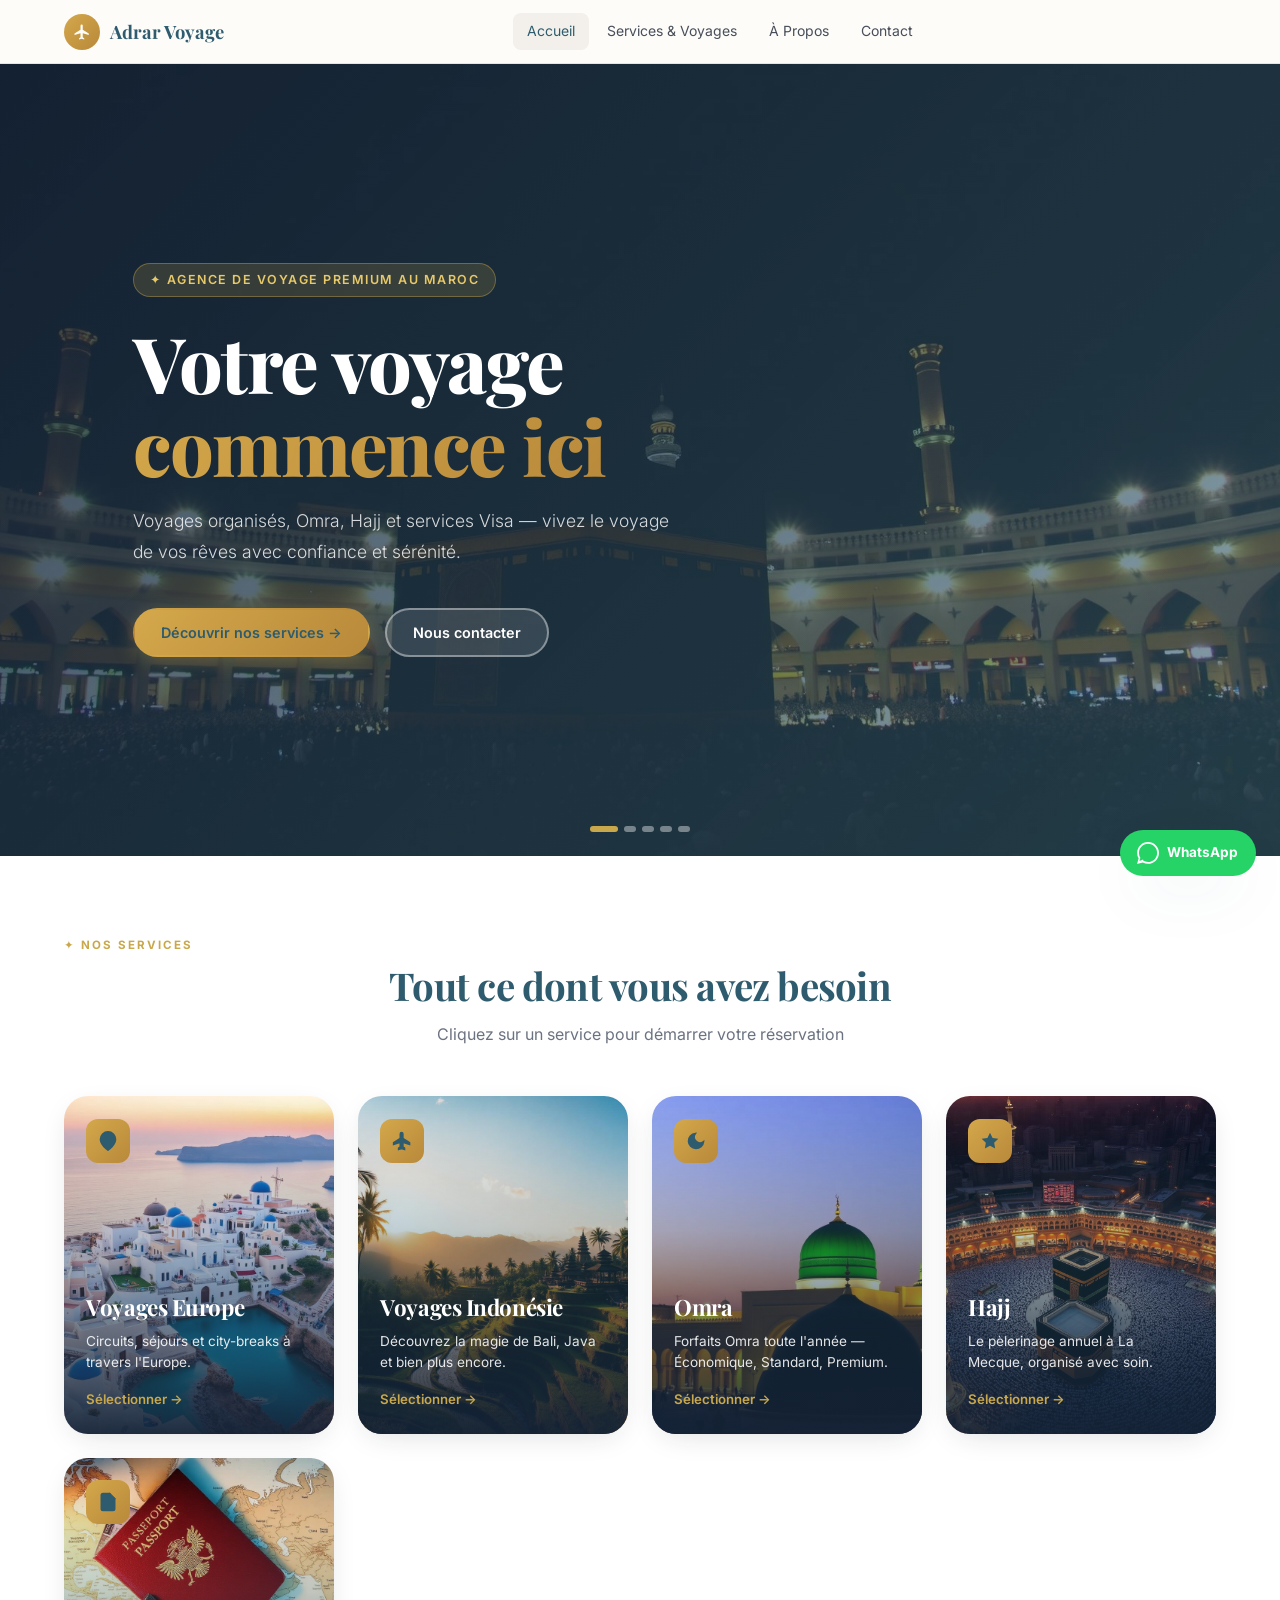
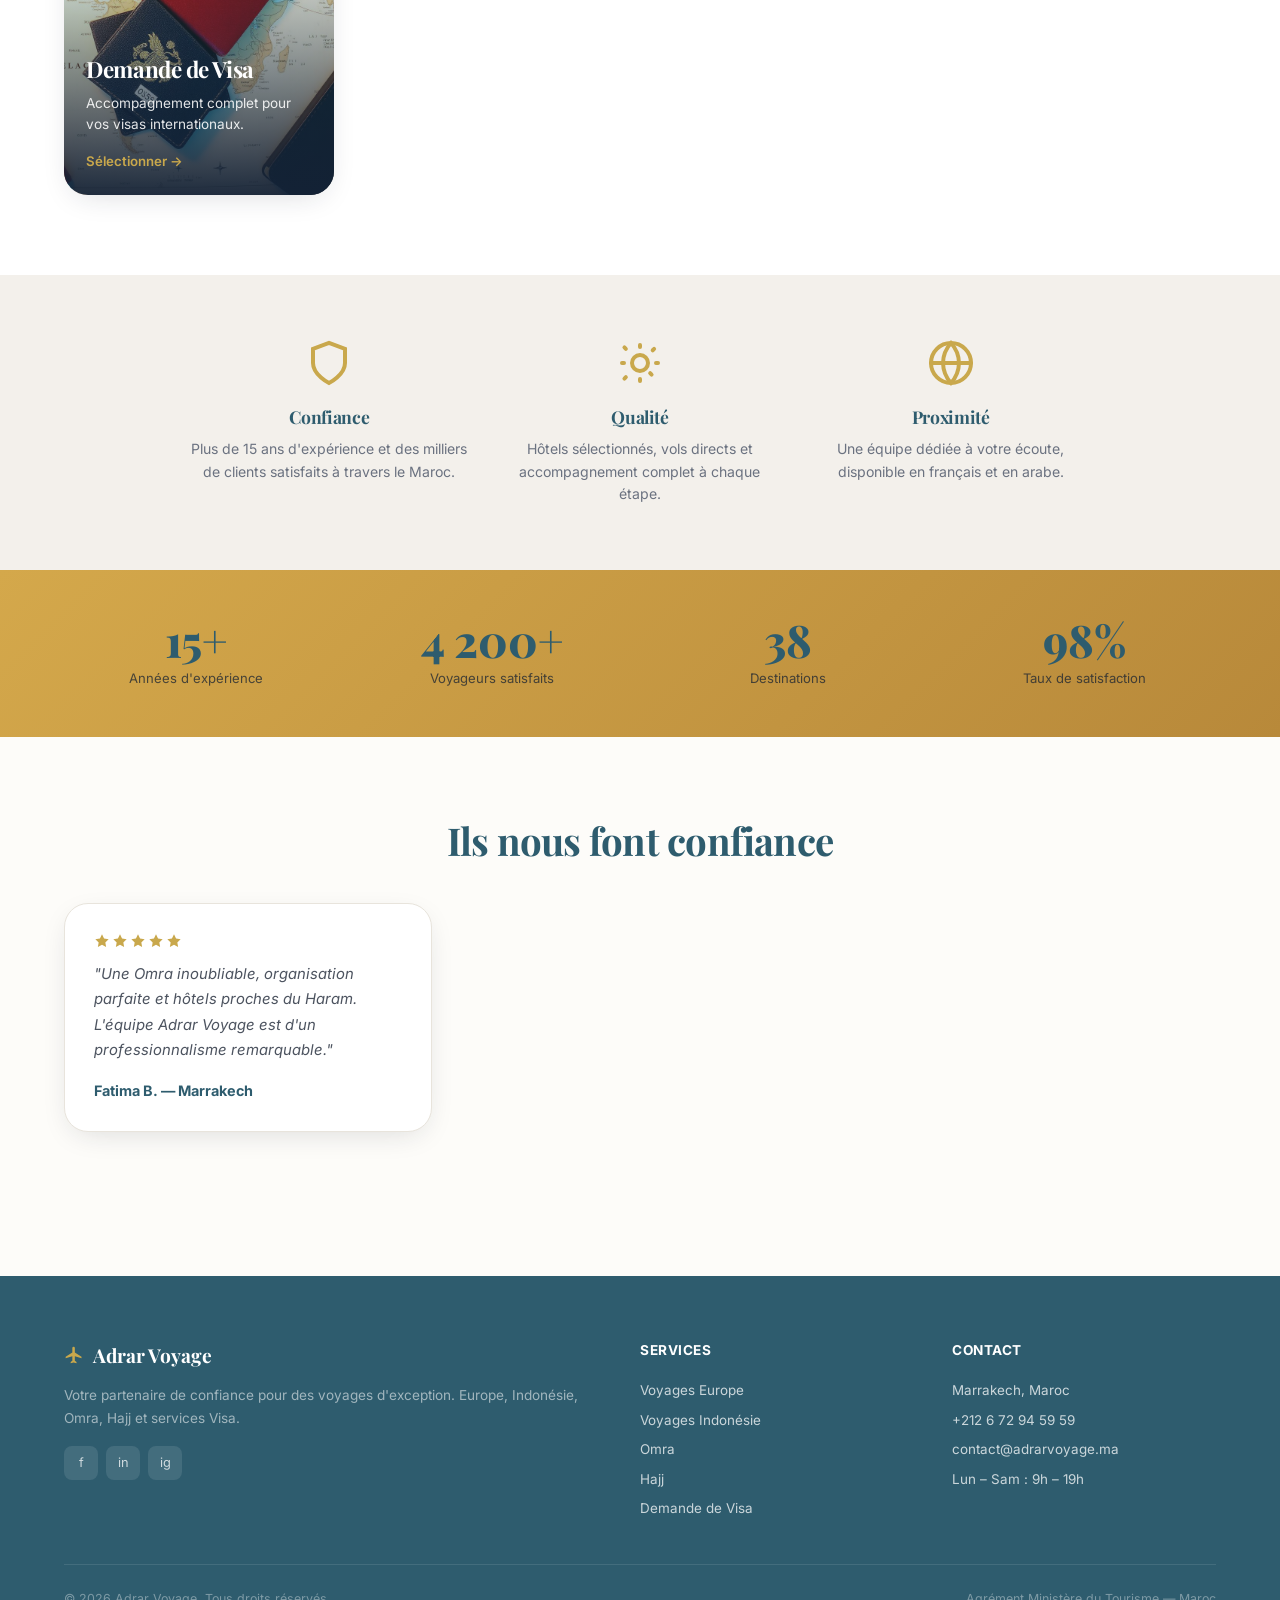
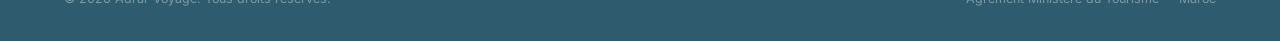
<file: index.html>
<!DOCTYPE html>
<html lang="fr">
<head>
  <meta charset="UTF-8">
  <meta name="viewport" content="width=device-width,initial-scale=1.0">
  <link rel="icon" type="image/svg+xml" href="assets/favicon.svg">
  <link rel="alternate icon" href="assets/favicon.ico">
  <link rel="apple-touch-icon" href="assets/favicon-32.png">
  <title>Adrar Voyage — Voyages organisés, Omra, Hajj & Visa</title>
  <meta name="description" content="Agence de voyage premium : voyages organisés en Europe & Indonésie, Omra, Hajj et services Visa.">
  <link rel="stylesheet" href="css/style.css">
</head>
<body>

<!-- NAV -->
<nav class="nav" id="mainNav">
  <a href="index.html" class="nav-brand">
    <div class="nav-brand" style="gap:10px">
      <div class="brand-icon">
        <svg viewBox="0 0 24 24" style="width:18px;height:18px;fill:#fdfcf9"><path d="M21 16v-2l-8-5V3.5a1.5 1.5 0 0 0-3 0V9l-8 5v2l8-2.5V19l-2 1.5V22l3.5-1 3.5 1v-1.5L13 19v-5.5l8 2.5z"/></svg>
      </div>
      Adrar Voyage
    </div>
  </a>
  <div class="nav-links">
    <a href="index.html" class="nav-link active">Accueil</a>
    <a href="pages/services.html" class="nav-link">Services & Voyages</a>
    <a href="pages/apropos.html" class="nav-link">À Propos</a>
    <a href="pages/contact.html" class="nav-link">Contact</a>
  </div>
  <div class="nav-right">
    <button class="hamburger" id="burger"></button>
  </div>
</nav>
<div class="mobile-menu" id="mobileMenu">
  <a href="index.html" class="mobile-link">Accueil</a>
  <a href="pages/services.html" class="mobile-link">Services & Voyages</a>
  <a href="pages/apropos.html" class="mobile-link">À Propos</a>
  <a href="pages/contact.html" class="mobile-link">Contact</a>
</div>

<!-- HERO -->
<section class="hero">
  <div class="hero-slide"><img src="assets/hero-kaaba.jpg" alt="La Mecque"></div>
  <div class="hero-slide"><img src="assets/hero-paris.jpg" alt="Paris"></div>
  <div class="hero-slide"><img src="assets/hero-bali.jpg" alt="Bali"></div>
  <div class="hero-slide"><img src="assets/hero-istanbul.jpg" alt="Istanbul"></div>
  <div class="hero-slide"><img src="assets/hero-mecca.jpg" alt="Mecca"></div>
  <div class="hero-overlay"></div>
  <div class="hero-body">
    <div class="hero-badge">✦ Agence de voyage premium au Maroc</div>
    <h1>Votre voyage<br><span>commence ici</span></h1>
    <p>Voyages organisés, Omra, Hajj et services Visa — vivez le voyage de vos rêves avec confiance et sérénité.</p>
    <div class="hero-btns">
      <a href="pages/services.html" class="btn btn-gold">Découvrir nos services →</a>
      <a href="pages/contact.html" class="btn btn-outline-w">Nous contacter</a>
    </div>
  </div>
  <div class="hero-dots">
    <button class="hero-dot" aria-label="slide 1"></button>
    <button class="hero-dot" aria-label="slide 2"></button>
    <button class="hero-dot" aria-label="slide 3"></button>
    <button class="hero-dot" aria-label="slide 4"></button>
    <button class="hero-dot" aria-label="slide 5"></button>
  </div>
</section>

<!-- SERVICES -->
<section style="background:#fff">
  <div class="container">
    <div class="text-center section-header fade-in">
      <div class="sec-label">✦ Nos Services</div>
      <h2 class="sec-title">Tout ce dont vous avez besoin</h2>
      <p class="sec-sub">Cliquez sur un service pour démarrer votre réservation</p>
    </div>
    <div class="services-grid">
      <a href="pages/services.html?s=europe" class="svc-card fade-in">
        <img src="assets/dest-europe.jpg" alt="Europe" loading="lazy">
        <div class="svc-card-overlay"></div>
        <div class="svc-card-body">
          <div class="svc-card-icon">
            <svg viewBox="0 0 24 24" fill="none" stroke="#2e5c6e" stroke-width="2" stroke-linecap="round" style="width:20px;height:20px"><path d="M21 10c0 7-9 13-9 13s-9-6-9-13a9 9 0 0 1 18 0z"/><circle cx="12" cy="10" r="3"/></svg>
          </div>
          <div>
            <h3>Voyages Europe</h3>
            <p>Circuits, séjours et city-breaks à travers l'Europe.</p>
            <span class="svc-card-cta">Sélectionner →</span>
          </div>
        </div>
      </a>
      <a href="pages/services.html?s=indonesia" class="svc-card fade-in">
        <img src="assets/dest-indonesia.jpg" alt="Indonésie" loading="lazy">
        <div class="svc-card-overlay"></div>
        <div class="svc-card-body">
          <div class="svc-card-icon">
            <svg viewBox="0 0 24 24" fill="none" stroke="#2e5c6e" stroke-width="2" stroke-linecap="round" style="width:20px;height:20px"><path d="M21 16v-2l-8-5V3.5a1.5 1.5 0 0 0-3 0V9l-8 5v2l8-2.5V19l-2 1.5V22l3.5-1 3.5 1v-1.5L13 19v-5.5l8 2.5z"/></svg>
          </div>
          <div>
            <h3>Voyages Indonésie</h3>
            <p>Découvrez la magie de Bali, Java et bien plus encore.</p>
            <span class="svc-card-cta">Sélectionner →</span>
          </div>
        </div>
      </a>
      <a href="pages/services.html?s=omra" class="svc-card fade-in">
        <img src="assets/dest-omra.jpg" alt="Omra" loading="lazy">
        <div class="svc-card-overlay"></div>
        <div class="svc-card-body">
          <div class="svc-card-icon">
            <svg viewBox="0 0 24 24" fill="none" stroke="#2e5c6e" stroke-width="2" stroke-linecap="round" style="width:20px;height:20px"><path d="M21 12.79A9 9 0 1 1 11.21 3 7 7 0 0 0 21 12.79z"/></svg>
          </div>
          <div>
            <h3>Omra</h3>
            <p>Forfaits Omra toute l'année — Économique, Standard, Premium.</p>
            <span class="svc-card-cta">Sélectionner →</span>
          </div>
        </div>
      </a>
      <a href="pages/services.html?s=hajj" class="svc-card fade-in">
        <img src="assets/hero-mecca.jpg" alt="Hajj" loading="lazy">
        <div class="svc-card-overlay"></div>
        <div class="svc-card-body">
          <div class="svc-card-icon">
            <svg viewBox="0 0 24 24" fill="currentColor" style="width:20px;height:20px;color:#2e5c6e"><path d="M12 2l3.09 6.26L22 9.27l-5 4.87 1.18 6.88L12 17.77l-6.18 3.25L7 14.14 2 9.27l6.91-1.01L12 2z"/></svg>
          </div>
          <div>
            <h3>Hajj</h3>
            <p>Le pèlerinage annuel à La Mecque, organisé avec soin.</p>
            <span class="svc-card-cta">Sélectionner →</span>
          </div>
        </div>
      </a>
      <a href="pages/services.html?s=visa" class="svc-card fade-in">
        <img src="assets/dest-visa.jpg" alt="Visa" loading="lazy">
        <div class="svc-card-overlay"></div>
        <div class="svc-card-body">
          <div class="svc-card-icon">
            <svg viewBox="0 0 24 24" fill="none" stroke="#2e5c6e" stroke-width="2" stroke-linecap="round" style="width:20px;height:20px"><path d="M14 2H6a2 2 0 0 0-2 2v16a2 2 0 0 0 2 2h12a2 2 0 0 0 2-2V8z"/><polyline points="14 2 14 8 20 8"/><path d="m9 15 2 2 4-4"/></svg>
          </div>
          <div>
            <h3>Demande de Visa</h3>
            <p>Accompagnement complet pour vos visas internationaux.</p>
            <span class="svc-card-cta">Sélectionner →</span>
          </div>
        </div>
      </a>
    </div>
  </div>
</section>

<!-- TRUST -->
<div class="trust-band">
  <div class="trust-grid">
    <div class="trust-item fade-in">
      <div class="trust-icon" style="color:var(--gold)">
        <svg viewBox="0 0 24 24" fill="none" stroke="currentColor" stroke-width="2" stroke-linecap="round" style="width:48px;height:48px"><path d="M12 22s8-4 8-10V5l-8-3-8 3v7c0 6 8 10 8 10z"/></svg>
      </div>
      <h3>Confiance</h3>
      <p>Plus de 15 ans d'expérience et des milliers de clients satisfaits à travers le Maroc.</p>
    </div>
    <div class="trust-item fade-in">
      <div class="trust-icon" style="color:var(--gold)">
        <svg viewBox="0 0 24 24" fill="none" stroke="currentColor" stroke-width="2" stroke-linecap="round" style="width:48px;height:48px"><path d="M12 3v1m0 16v1M4.22 4.22l.7.7m12.17 12.17.7.7M3 12h1m16 0h1M4.22 19.78l.7-.7M18.36 5.64l.7-.7"/><circle cx="12" cy="12" r="4"/></svg>
      </div>
      <h3>Qualité</h3>
      <p>Hôtels sélectionnés, vols directs et accompagnement complet à chaque étape.</p>
    </div>
    <div class="trust-item fade-in">
      <div class="trust-icon" style="color:var(--gold)">
        <svg viewBox="0 0 24 24" fill="none" stroke="currentColor" stroke-width="2" stroke-linecap="round" style="width:48px;height:48px"><circle cx="12" cy="12" r="10"/><line x1="2" y1="12" x2="22" y2="12"/><path d="M12 2a15.3 15.3 0 0 1 4 10 15.3 15.3 0 0 1-4 10 15.3 15.3 0 0 1-4-10 15.3 15.3 0 0 1 4-10z"/></svg>
      </div>
      <h3>Proximité</h3>
      <p>Une équipe dédiée à votre écoute, disponible en français et en arabe.</p>
    </div>
  </div>
</div>

<!-- STATS -->
<div class="stats-row">
  <div class="fade-in"><div class="stat-num">15+</div><div class="stat-lbl">Années d'expérience</div></div>
  <div class="fade-in"><div class="stat-num">4 200+</div><div class="stat-lbl">Voyageurs satisfaits</div></div>
  <div class="fade-in"><div class="stat-num">38</div><div class="stat-lbl">Destinations</div></div>
  <div class="fade-in"><div class="stat-num">98%</div><div class="stat-lbl">Taux de satisfaction</div></div>
</div>

<!-- TESTIMONIALS -->
<section>
  <div class="container">
    <h2 class="sec-title text-center fade-in" style="margin-bottom:2.5rem">Ils nous font confiance</h2>
    <div class="testi-grid">
      <div class="testi-card fade-in">
        <div class="stars">
          <svg viewBox="0 0 24 24" style="width:16px;height:16px"><path fill="#c9a84c" d="M12 2l3.09 6.26L22 9.27l-5 4.87 1.18 6.88L12 17.77l-6.18 3.25L7 14.14 2 9.27l6.91-1.01L12 2z"/></svg>
          <svg viewBox="0 0 24 24" style="width:16px;height:16px"><path fill="#c9a84c" d="M12 2l3.09 6.26L22 9.27l-5 4.87 1.18 6.88L12 17.77l-6.18 3.25L7 14.14 2 9.27l6.91-1.01L12 2z"/></svg>
          <svg viewBox="0 0 24 24" style="width:16px;height:16px"><path fill="#c9a84c" d="M12 2l3.09 6.26L22 9.27l-5 4.87 1.18 6.88L12 17.77l-6.18 3.25L7 14.14 2 9.27l6.91-1.01L12 2z"/></svg>
          <svg viewBox="0 0 24 24" style="width:16px;height:16px"><path fill="#c9a84c" d="M12 2l3.09 6.26L22 9.27l-5 4.87 1.18 6.88L12 17.77l-6.18 3.25L7 14.14 2 9.27l6.91-1.01L12 2z"/></svg>
          <svg viewBox="0 0 24 24" style="width:16px;height:16px"><path fill="#c9a84c" d="M12 2l3.09 6.26L22 9.27l-5 4.87 1.18 6.88L12 17.77l-6.18 3.25L7 14.14 2 9.27l6.91-1.01L12 2z"/></svg>
        </div>
        <p class="testi-text">"Une Omra inoubliable, organisation parfaite et hôtels proches du Haram. L'équipe Adrar Voyage est d'un professionnalisme remarquable."</p>
        <p class="testi-author">Fatima B. — Marrakech</p>
      </div>
      <div class="testi-card fade-in">
        <div class="stars">
          <svg viewBox="0 0 24 24" style="width:16px;height:16px"><path fill="#c9a84c" d="M12 2l3.09 6.26L22 9.27l-5 4.87 1.18 6.88L12 17.77l-6.18 3.25L7 14.14 2 9.27l6.91-1.01L12 2z"/></svg>
          <svg viewBox="0 0 24 24" style="width:16px;height:16px"><path fill="#c9a84c" d="M12 2l3.09 6.26L22 9.27l-5 4.87 1.18 6.88L12 17.77l-6.18 3.25L7 14.14 2 9.27l6.91-1.01L12 2z"/></svg>
          <svg viewBox="0 0 24 24" style="width:16px;height:16px"><path fill="#c9a84c" d="M12 2l3.09 6.26L22 9.27l-5 4.87 1.18 6.88L12 17.77l-6.18 3.25L7 14.14 2 9.27l6.91-1.01L12 2z"/></svg>
          <svg viewBox="0 0 24 24" style="width:16px;height:16px"><path fill="#c9a84c" d="M12 2l3.09 6.26L22 9.27l-5 4.87 1.18 6.88L12 17.77l-6.18 3.25L7 14.14 2 9.27l6.91-1.01L12 2z"/></svg>
          <svg viewBox="0 0 24 24" style="width:16px;height:16px"><path fill="#c9a84c" d="M12 2l3.09 6.26L22 9.27l-5 4.87 1.18 6.88L12 17.77l-6.18 3.25L7 14.14 2 9.27l6.91-1.01L12 2z"/></svg>
        </div>
        <p class="testi-text">"Excellent suivi pour notre voyage en Indonésie. Guide extraordinaire, hôtels magnifiques. Je recommande vivement à toute ma famille !"</p>
        <p class="testi-author">Karim L. — Marrakech</p>
      </div>
      <div class="testi-card fade-in">
        <div class="stars">
          <svg viewBox="0 0 24 24" style="width:16px;height:16px"><path fill="#c9a84c" d="M12 2l3.09 6.26L22 9.27l-5 4.87 1.18 6.88L12 17.77l-6.18 3.25L7 14.14 2 9.27l6.91-1.01L12 2z"/></svg>
          <svg viewBox="0 0 24 24" style="width:16px;height:16px"><path fill="#c9a84c" d="M12 2l3.09 6.26L22 9.27l-5 4.87 1.18 6.88L12 17.77l-6.18 3.25L7 14.14 2 9.27l6.91-1.01L12 2z"/></svg>
          <svg viewBox="0 0 24 24" style="width:16px;height:16px"><path fill="#c9a84c" d="M12 2l3.09 6.26L22 9.27l-5 4.87 1.18 6.88L12 17.77l-6.18 3.25L7 14.14 2 9.27l6.91-1.01L12 2z"/></svg>
          <svg viewBox="0 0 24 24" style="width:16px;height:16px"><path fill="#c9a84c" d="M12 2l3.09 6.26L22 9.27l-5 4.87 1.18 6.88L12 17.77l-6.18 3.25L7 14.14 2 9.27l6.91-1.01L12 2z"/></svg>
          <svg viewBox="0 0 24 24" style="width:16px;height:16px"><path fill="#c9a84c" d="M12 2l3.09 6.26L22 9.27l-5 4.87 1.18 6.88L12 17.77l-6.18 3.25L7 14.14 2 9.27l6.91-1.01L12 2z"/></svg>
        </div>
        <p class="testi-text">"Le service visa a été rapide et très professionnel. Dossier traité avec soin, visa obtenu sans aucun problème. Merci à toute l'équipe !"</p>
        <p class="testi-author">Sara M. — Rabat</p>
      </div>
    </div>
  </div>
</section>

<!-- FOOTER -->
<footer>
  <div class="container">
    <div class="footer-grid">
      <div class="footer-brand">
        <div class="footer-brand-logo">
          <svg viewBox="0 0 24 24" fill="#c9a84c" style="width:20px;height:20px"><path d="M21 16v-2l-8-5V3.5a1.5 1.5 0 0 0-3 0V9l-8 5v2l8-2.5V19l-2 1.5V22l3.5-1 3.5 1v-1.5L13 19v-5.5l8 2.5z"/></svg>
          Adrar Voyage
        </div>
        <p>Votre partenaire de confiance pour des voyages d'exception. Europe, Indonésie, Omra, Hajj et services Visa.</p>
        <div class="footer-socials">
          <div class="soc-btn">f</div>
          <div class="soc-btn">in</div>
          <div class="soc-btn">ig</div>
        </div>
      </div>
      <div class="footer-col">
        <h4>Services</h4>
        <ul>
          <li onclick="location.href='pages/services.html?s=europe'">Voyages Europe</li>
          <li onclick="location.href='pages/services.html?s=indonesia'">Voyages Indonésie</li>
          <li onclick="location.href='pages/services.html?s=omra'">Omra</li>
          <li onclick="location.href='pages/services.html?s=hajj'">Hajj</li>
          <li onclick="location.href='pages/services.html?s=visa'">Demande de Visa</li>
        </ul>
      </div>
      <div class="footer-col">
        <h4>Contact</h4>
        <ul>
          <li>Marrakech, Maroc</li>
          <li>+212 6 72 94 59 59</li>
          <li>contact@adrarvoyage.ma</li>
          <li>Lun – Sam : 9h – 19h</li>
        </ul>
      </div>
    </div>
    <div class="footer-bottom">
      <span>© 2026 Adrar Voyage. Tous droits réservés.</span>
      <span>Agrément Ministère du Tourisme — Maroc</span>
    </div>
  </div>
</footer>

<!-- WhatsApp FAB -->
<a href="https://wa.me/212672945959" target="_blank" class="wa-fab" aria-label="WhatsApp">
  <svg viewBox="0 0 24 24" fill="#fff" style="width:22px;height:22px"><path d="M.057 24l1.687-6.163a11.867 11.867 0 01-1.587-5.946C.16 5.335 5.495 0 12.05 0a11.86 11.86 0 018.413 3.488 11.82 11.82 0 013.48 8.413c-.003 6.554-5.338 11.89-11.893 11.89a11.9 11.9 0 01-5.688-1.448L.057 24zm6.597-3.807c1.676.995 3.276 1.591 5.392 1.592 5.448 0 9.886-4.434 9.889-9.885.002-5.462-4.415-9.89-9.881-9.892-5.452 0-9.887 4.434-9.889 9.884a9.86 9.86 0 001.51 5.26l-.999 3.648 3.978-1.607z"/></svg>
  <span>WhatsApp</span>
</a>

<script src="js/main.js"></script>
<script>initHero(5);</script>
</body>
</html>
</file>
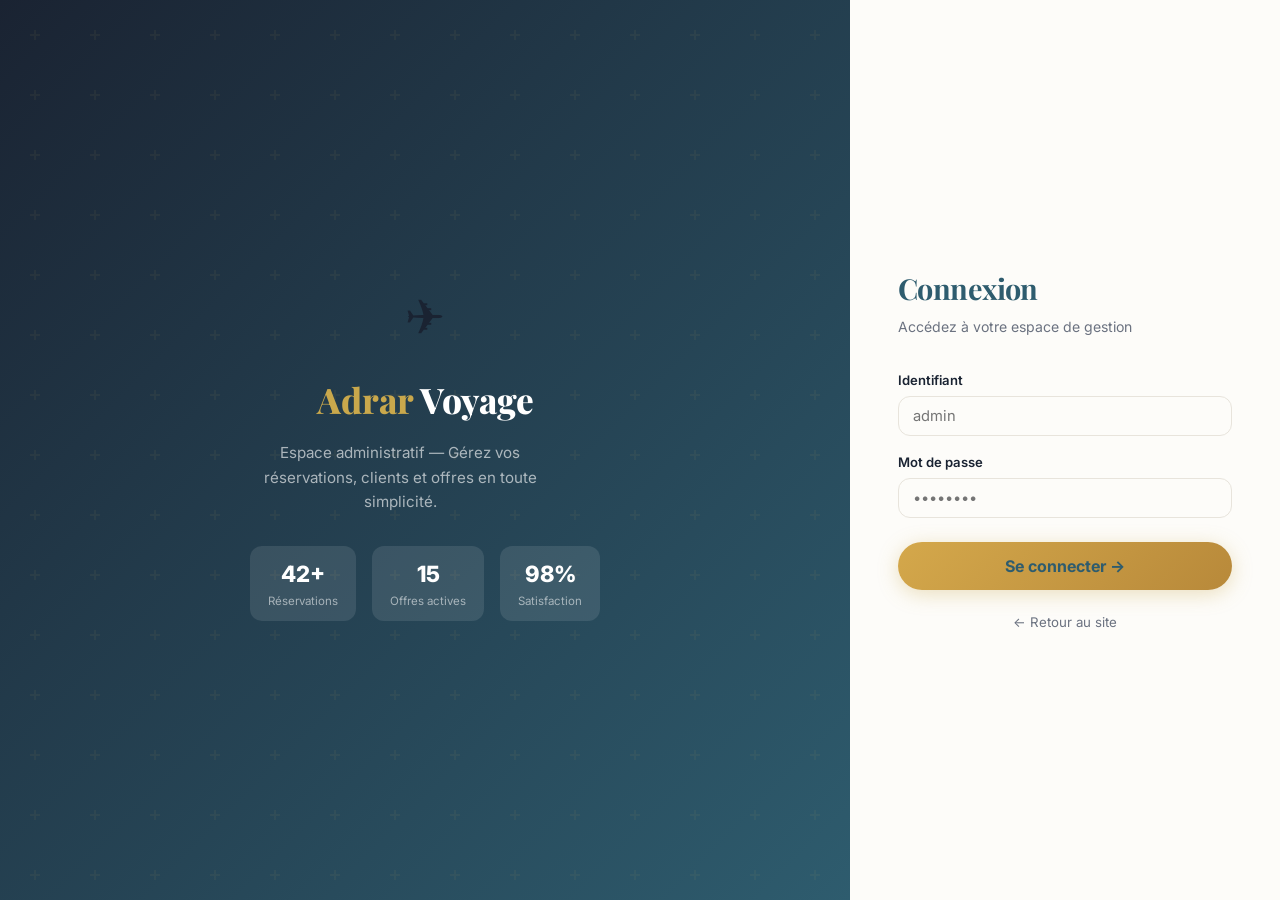
<file: admin/clients.html>
<!DOCTYPE html>
<html lang="fr">
<head><meta charset="UTF-8"><meta name="viewport" content="width=device-width,initial-scale=1.0">
  <link rel="icon" type="image/svg+xml" href="../assets/favicon.svg">
  <link rel="alternate icon" href="../assets/favicon.ico">
  <link rel="apple-touch-icon" href="../assets/favicon-32.png"><title>Clients — Admin</title><link rel="stylesheet" href="../css/style.css"></head>
<body>
<div class="admin-layout">
<aside class="admin-sidebar">
  <div class="sidebar-top">✈ <span>Adrar</span> Admin</div>
  <nav class="sidebar-nav">
    <div class="sb-sect">Principal</div>
    <a href="dashboard.html" class="sb-link">📊 Tableau de bord</a>
    <a href="reservations.html" class="sb-link">📋 Réservations</a>
    <a href="clients.html" class="sb-link active">👥 Clients</a>
    <a href="offres.html" class="sb-link">✈ Offres de voyage</a>
    <div class="sb-sect">Compte</div>
    <a href="#" class="sb-link" onclick="logout()">🚪 Déconnexion</a>
  </nav>
  <div class="sidebar-foot"><div class="sb-user"><div class="sb-av" id="sbAv">A</div><div><div class="sb-name" id="sbName">Admin</div><div class="sb-role" id="sbRole">Administrateur</div></div></div></div>
</aside>
<main class="admin-main">
  <div class="admin-topbar"><h1>Gestion des Clients</h1><div class="topbar-right"><button class="notif"><span>🔔</span><span class="notif-dot"></span></button><a href="../index.html" style="font-size:.82rem;color:var(--primary);font-weight:600">← Site public</a></div></div>
  <div class="admin-content">
    <div class="kpi-row" style="grid-template-columns:repeat(3,1fr)" id="kpis"></div>
    <div class="table-card">
      <div class="table-head">
        <div class="table-title">Annuaire clients</div>
        <div class="table-actions"><input class="filter-in" id="searchC" placeholder="🔍 Nom, email..." oninput="render()"><button class="exp-btn" onclick="exportC()">⬇ CSV</button></div>
      </div>
      <div style="overflow-x:auto"><table class="dt"><thead><tr><th>Client</th><th>Email</th><th>Téléphone</th><th>Ville</th><th>Réservations</th><th>Action</th></tr></thead><tbody id="cBody"></tbody></table></div>
      <div style="padding:.8rem 0;font-size:.8rem;color:var(--muted-fg)" id="cCount"></div>
    </div>
  </div>
</main>
</div>
<div class="modal-overlay" id="mo"><div class="modal"><div class="modal-hd"><div class="modal-title" id="mTitle">Fiche client</div><button class="modal-x" onclick="closeM()">✕</button></div><div id="mBody"></div></div></div>
<script src="../js/main.js"></script>
<script>
if(localStorage.getItem('az_auth')!=='1') location.href='login.html';
const user=JSON.parse(localStorage.getItem('az_user')||'{}');
document.getElementById('sbAv').textContent=(user.name||'A')[0];
document.getElementById('sbName').textContent=user.name||'Admin';
document.getElementById('sbRole').textContent=user.role||'Administrateur';

function buildClients(){
  const res=DB.get('az_reservations');
  const map={};
  res.forEach(r=>{
    if(!map[r.email||r.phone]){map[r.email||r.phone]={name:r.clientName,email:r.email||'',phone:r.phone,city:r.city||'',list:[]};}
    map[r.email||r.phone].list.push(r);
  });
  return Object.values(map);
}
function render(){
  let clients=buildClients();
  const q=document.getElementById('searchC').value.toLowerCase();
  if(q) clients=clients.filter(c=>(c.name+c.email+c.phone+c.city).toLowerCase().includes(q));
  document.getElementById('cCount').textContent=clients.length+' client(s)';
  const res=DB.get('az_reservations');
  document.getElementById('kpis').innerHTML=[
    {lbl:'Total clients',val:buildClients().length,icon:'👥'},
    {lbl:'Clients fréquents (2+)',val:buildClients().filter(c=>c.list.length>=2).length,icon:'⭐'},
    {lbl:'Réservations totales',val:res.length,icon:'📋'},
  ].map(k=>`<div class="kpi"><div><div class="kpi-lbl">${k.lbl}</div><div class="kpi-val">${k.val}</div></div><div style="font-size:1.3rem">${k.icon}</div></div>`).join('');
  document.getElementById('cBody').innerHTML=clients.map(c=>`<tr>
    <td><strong>${c.name}</strong></td>
    <td style="font-size:.82rem">${c.email||'—'}</td>
    <td style="font-size:.82rem">${c.phone}</td>
    <td>${c.city||'—'}</td>
    <td><span style="background:var(--secondary);padding:2px 10px;border-radius:12px;font-weight:700;font-size:.83rem">${c.list.length}</span></td>
    <td><button class="btn-a ba-view" onclick="viewC('${encodeURIComponent(c.email||c.phone)}')">👁 Voir</button></td>
  </tr>`).join('');
}
function viewC(key){
  const clients=buildClients();
  const c=clients.find(x=>encodeURIComponent(x.email||x.phone)===key);
  if(!c) return;
  document.getElementById('mTitle').textContent=c.name;
  document.getElementById('mBody').innerHTML=`
    <div style="display:grid;grid-template-columns:1fr 1fr;gap:.8rem;margin-bottom:1.2rem">
      ${[['Email',c.email||'—'],['Téléphone',c.phone],['Ville',c.city||'—'],['Réservations',c.list.length]].map(([l,v])=>`<div style="background:var(--secondary);padding:.8rem;border-radius:var(--radius)"><div style="font-size:.7rem;color:var(--muted-fg);margin-bottom:2px">${l}</div><div style="font-weight:600;font-size:.87rem">${v}</div></div>`).join('')}
    </div>
    <div style="font-weight:700;margin-bottom:.7rem;color:var(--primary)">Historique des réservations</div>
    <div style="display:flex;flex-direction:column;gap:.5rem;max-height:280px;overflow-y:auto">
      ${c.list.map(r=>`<div style="background:var(--secondary);border-radius:var(--radius);padding:.8rem;display:flex;justify-content:space-between;align-items:center;gap:.5rem;flex-wrap:wrap">
        <div><div style="font-weight:600;font-size:.85rem">${r.offer}</div><div style="font-size:.73rem;color:var(--muted-fg)">${typeLabel(r.type)} · ${r.createdAt}</div></div>
        <div>${statusBadge(r.status)}</div>
      </div>`).join('')}
    </div>`;
  openM();
}
function exportC(){
  const clients=buildClients();
  const h=['Nom','Email','Téléphone','Ville','Réservations'];
  const rows=clients.map(c=>[c.name,c.email||'',c.phone,c.city||'',c.list.length].map(v=>'"'+String(v).replace(/"/g,'""')+'"').join(','));
  const csv=[h.join(','),...rows].join('\n');
  const a=document.createElement('a');a.href='data:text/csv;charset=utf-8,\uFEFF'+encodeURIComponent(csv);a.download='clients_adrar.csv';a.click();
}
function openM(){document.getElementById('mo').classList.add('open');}
function closeM(){document.getElementById('mo').classList.remove('open');}
document.getElementById('mo').addEventListener('click',e=>{if(e.target===e.currentTarget)closeM();});
function logout(){localStorage.removeItem('az_auth');localStorage.removeItem('az_user');location.href='login.html';}
render();
</script>
</body>
</html>
</file>
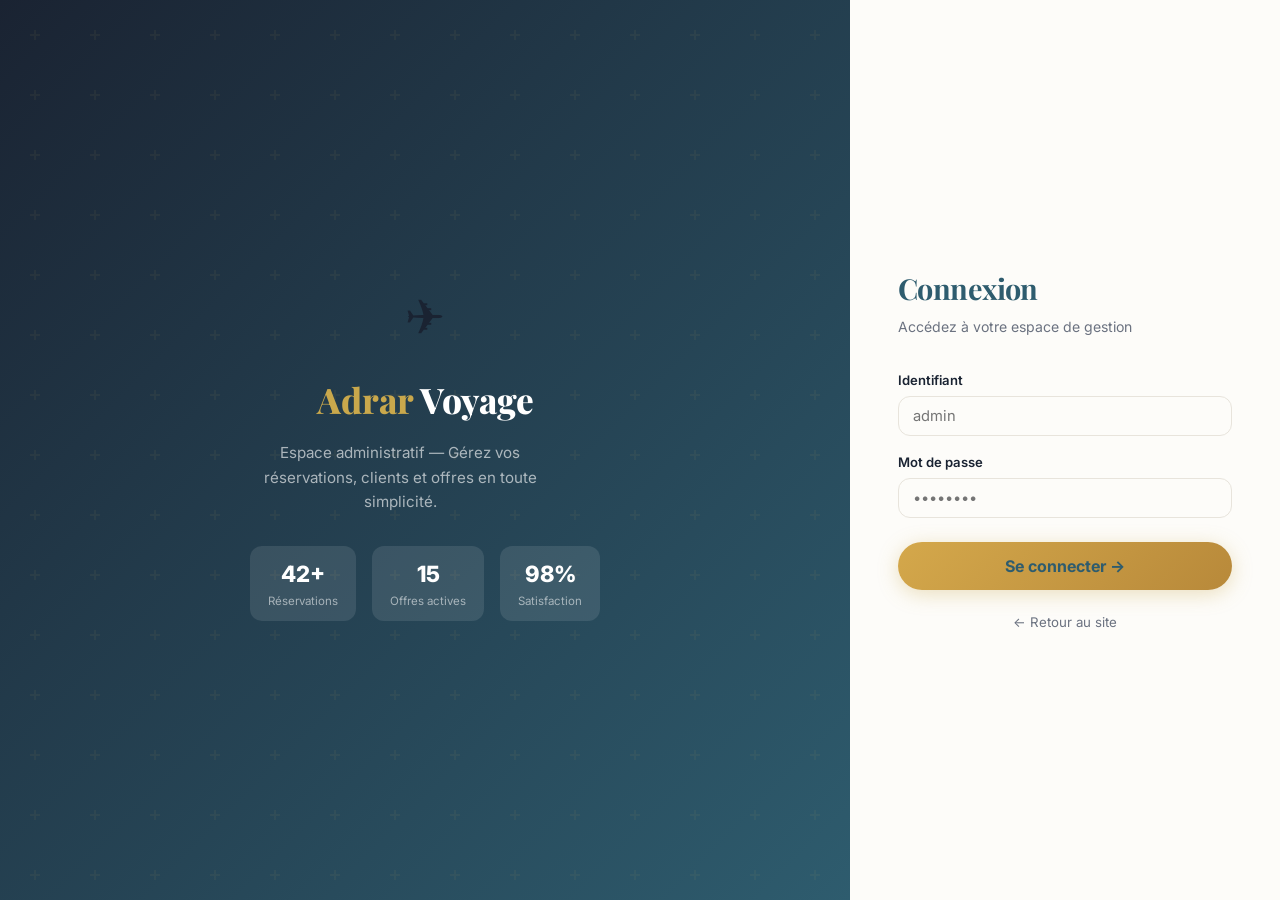
<file: admin/dashboard.html>
<!DOCTYPE html>
<html lang="fr">
<head>
  <meta charset="UTF-8"><meta name="viewport" content="width=device-width,initial-scale=1.0">
  <link rel="icon" type="image/svg+xml" href="../assets/favicon.svg">
  <link rel="alternate icon" href="../assets/favicon.ico">
  <link rel="apple-touch-icon" href="../assets/favicon-32.png">
  <title>Tableau de Bord — Admin Adrar Voyage</title>
  <link rel="stylesheet" href="../css/style.css">
</head>
<body>
<div class="admin-layout">
<aside class="admin-sidebar">
  <div class="sidebar-top">✈ <span>Adrar</span> Admin</div>
  <nav class="sidebar-nav">
    <div class="sb-sect">Principal</div>
    <a href="dashboard.html" class="sb-link active">📊 Tableau de bord</a>
    <a href="reservations.html" class="sb-link">📋 Réservations <span class="sb-badge" id="pendBadge">0</span></a>
    <a href="clients.html" class="sb-link">👥 Clients</a>
    <a href="offres.html" class="sb-link">✈ Offres de voyage</a>
    <div class="sb-sect">Compte</div>
    <a href="#" class="sb-link" onclick="logout()">🚪 Déconnexion</a>
  </nav>
  <div class="sidebar-foot">
    <div class="sb-user"><div class="sb-av" id="sbAv">A</div><div><div class="sb-name" id="sbName">Admin</div><div class="sb-role" id="sbRole">Administrateur</div></div></div>
  </div>
</aside>
<main class="admin-main">
  <div class="admin-topbar">
    <h1>Tableau de Bord</h1>
    <div class="topbar-right">
      <span style="font-size:.82rem;color:var(--muted-fg)" id="dateStr"></span>
      <button class="notif"><span style="font-size:1rem">🔔</span><span class="notif-dot"></span></button>
      <a href="../index.html" style="font-size:.82rem;color:var(--primary);font-weight:600">← Site public</a>
    </div>
  </div>
  <div class="admin-content">
    <div class="kpi-row" id="kpiRow"></div>
    <div class="table-card">
      <div class="table-head"><div class="table-title">Répartition par service</div></div>
      <div id="typeStats" style="display:grid;grid-template-columns:repeat(auto-fit,minmax(150px,1fr));gap:1rem"></div>
    </div>
    <div class="table-card">
      <div class="table-head">
        <div class="table-title">Dernières réservations</div>
        <a href="reservations.html" class="btn-add" style="text-decoration:none">Voir tout →</a>
      </div>
      <div style="overflow-x:auto"><table class="dt"><thead><tr><th>Réf.</th><th>Client</th><th>Offre</th><th>Type</th><th>Date</th><th>Statut</th></tr></thead><tbody id="recentTbody"></tbody></table></div>
    </div>
  </div>
</main>
</div>
<script src="../js/main.js"></script>
<script>
if(localStorage.getItem('az_auth')!=='1') location.href='login.html';
const user=JSON.parse(localStorage.getItem('az_user')||'{}');
document.getElementById('sbAv').textContent=(user.name||'A')[0];
document.getElementById('sbName').textContent=user.name||'Admin';
document.getElementById('sbRole').textContent=user.role||'Administrateur';
document.getElementById('dateStr').textContent=new Date().toLocaleDateString('fr-FR',{weekday:'long',day:'numeric',month:'long'});

const res=DB.get('az_reservations');
const pending=res.filter(r=>r.status==='pending').length;
document.getElementById('pendBadge').textContent=pending;

// KPIs
const kpis=[
  {lbl:'Total réservations',val:res.length,trend:'↑ Ce mois',icon:'📋',cls:'ki-blue'},
  {lbl:'En attente',val:pending,trend:'À traiter',icon:'⏳',cls:'ki-gold'},
  {lbl:'Confirmées',val:res.filter(r=>r.status==='confirmed').length,trend:'↑ Validées',icon:'✅',cls:'ki-green'},
  {lbl:'Terminées',val:res.filter(r=>r.status==='done').length,trend:'Complétées',icon:'🏁',cls:'ki-purple'},
];
document.getElementById('kpiRow').innerHTML=kpis.map(k=>`<div class="kpi"><div><div class="kpi-lbl">${k.lbl}</div><div class="kpi-val">${k.val}</div><div class="kpi-trend">${k.trend}</div></div><div class="kpi-icon ${k.cls}" style="font-size:1.3rem">${k.icon}</div></div>`).join('');

// Type stats
const types={europe:{lbl:'Europe',color:'#2e5c6e'},indonesia:{lbl:'Indonésie',color:'#16a34a'},omra:{lbl:'Omra',color:'#7c3aed'},hajj:{lbl:'Hajj',color:'#dc2626'},visa:{lbl:'Visa',color:'#c9a84c'}};
const ts=document.getElementById('typeStats');
Object.entries(types).forEach(([k,v])=>{
  const cnt=res.filter(r=>r.type===k).length;
  const pct=res.length?Math.round(cnt/res.length*100):0;
  ts.innerHTML+=`<div style="background:var(--secondary);border-radius:var(--radius);padding:1rem;border-left:4px solid ${v.color}">
    <div style="font-weight:700;font-size:1.4rem;color:var(--fg)">${cnt}</div>
    <div style="font-size:.8rem;color:var(--muted-fg);margin-bottom:.5rem">${v.lbl} · ${pct}%</div>
    <div style="height:4px;background:var(--border);border-radius:2px"><div style="height:4px;width:${pct}%;background:${v.color};border-radius:2px"></div></div>
  </div>`;
});

// Recent
document.getElementById('recentTbody').innerHTML=res.slice(0,8).map(r=>`<tr>
  <td><code style="font-size:.75rem;color:var(--primary)">${r.ref||r.id}</code></td>
  <td><strong>${r.clientName}</strong></td>
  <td style="font-size:.83rem;max-width:160px;white-space:nowrap;overflow:hidden;text-overflow:ellipsis">${r.offer}</td>
  <td>${typeLabel(r.type)}</td>
  <td style="font-size:.82rem">${r.createdAt}</td>
  <td>${statusBadge(r.status)}</td>
</tr>`).join('');

function logout(){localStorage.removeItem('az_auth');localStorage.removeItem('az_user');location.href='login.html';}
</script>
</body>
</html>
</file>
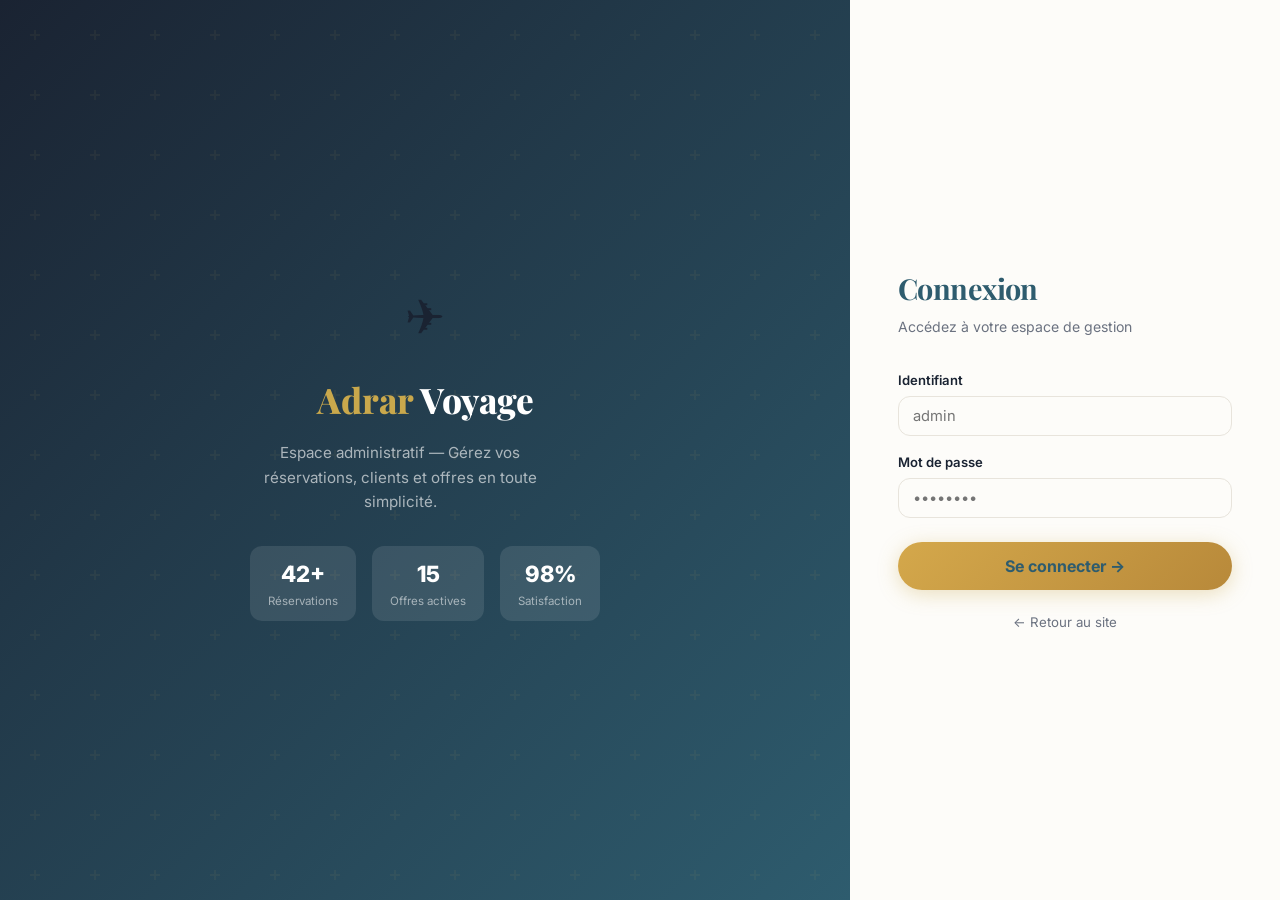
<file: admin/login.html>
<!DOCTYPE html>
<html lang="fr">
<head>
  <meta charset="UTF-8"><meta name="viewport" content="width=device-width,initial-scale=1.0">
  <link rel="icon" type="image/svg+xml" href="../assets/favicon.svg">
  <link rel="alternate icon" href="../assets/favicon.ico">
  <link rel="apple-touch-icon" href="../assets/favicon-32.png">
  <title>Connexion Admin — Adrar Voyage</title>
  <link rel="stylesheet" href="../css/style.css">
</head>
<body>
<div class="login-page">
  <div class="login-left">
    <div style="position:relative;z-index:1;text-align:center">
      <div style="font-size:3rem;margin-bottom:1rem">✈</div>
      <div class="login-logo"><span>Adrar</span> Voyage</div>
      <p class="login-tagline">Espace administratif — Gérez vos réservations, clients et offres en toute simplicité.</p>
      <div style="display:flex;gap:1rem;justify-content:center;margin-top:2rem;flex-wrap:wrap">
        <div style="background:rgba(255,255,255,.1);padding:10px 18px;border-radius:12px;text-align:center"><div style="font-size:1.4rem;font-weight:800;color:#fff">42+</div><div style="font-size:.72rem;color:rgba(255,255,255,.55)">Réservations</div></div>
        <div style="background:rgba(255,255,255,.1);padding:10px 18px;border-radius:12px;text-align:center"><div style="font-size:1.4rem;font-weight:800;color:#fff">15</div><div style="font-size:.72rem;color:rgba(255,255,255,.55)">Offres actives</div></div>
        <div style="background:rgba(255,255,255,.1);padding:10px 18px;border-radius:12px;text-align:center"><div style="font-size:1.4rem;font-weight:800;color:#fff">98%</div><div style="font-size:.72rem;color:rgba(255,255,255,.55)">Satisfaction</div></div>
      </div>
    </div>
  </div>
  <div class="login-right">
    <div class="login-card">
      <h2>Connexion</h2>
      <p class="sub">Accédez à votre espace de gestion</p>
      <div class="login-err" id="loginErr">⚠️ Identifiants incorrects. Réessayez.</div>
      <form onsubmit="doLogin(event)">
        <div style="margin-bottom:1rem"><label style="font-size:.82rem;font-weight:600;display:block;margin-bottom:5px">Identifiant</label><input class="form-control" id="u" placeholder="admin" autocomplete="username"></div>
        <div style="margin-bottom:1.5rem"><label style="font-size:.82rem;font-weight:600;display:block;margin-bottom:5px">Mot de passe</label><input class="form-control" id="p" type="password" placeholder="••••••••" autocomplete="current-password"></div>
        <button type="submit" class="btn-submit">Se connecter →</button>
      </form>
      <!-- <div class="login-hint" style="margin-top:1.2rem">
        <strong>Démo :</strong> identifiant <code>admin</code> / mot de passe <code>admin123</code>
      </div> -->
      <div style="text-align:center;margin-top:1.2rem"><a href="../index.html" style="font-size:.83rem;color:var(--muted-fg)">← Retour au site</a></div>
    </div>
  </div>
</div>
<script src="../js/main.js"></script>
<script>
if(localStorage.getItem('az_auth')==='1') location.href='dashboard.html';
function doLogin(e){
  e.preventDefault();
  const users=JSON.parse(localStorage.getItem('az_users')||'null')||[
    {username:'admin',password:'admin123',role:'Administrateur',name:'Adrar Benali'},
    {username:'agent',password:'agent123',role:'Agent',name:'Sara Filali'}
  ];
  localStorage.setItem('az_users',JSON.stringify(users));
  const found=users.find(x=>x.username===document.getElementById('u').value.trim()&&x.password===document.getElementById('p').value);
  if(found){localStorage.setItem('az_auth','1');localStorage.setItem('az_user',JSON.stringify(found));location.href='dashboard.html';}
  else{const err=document.getElementById('loginErr');err.classList.add('show');setTimeout(()=>err.classList.remove('show'),3000);}
}
</script>
</body>
</html>
</file>
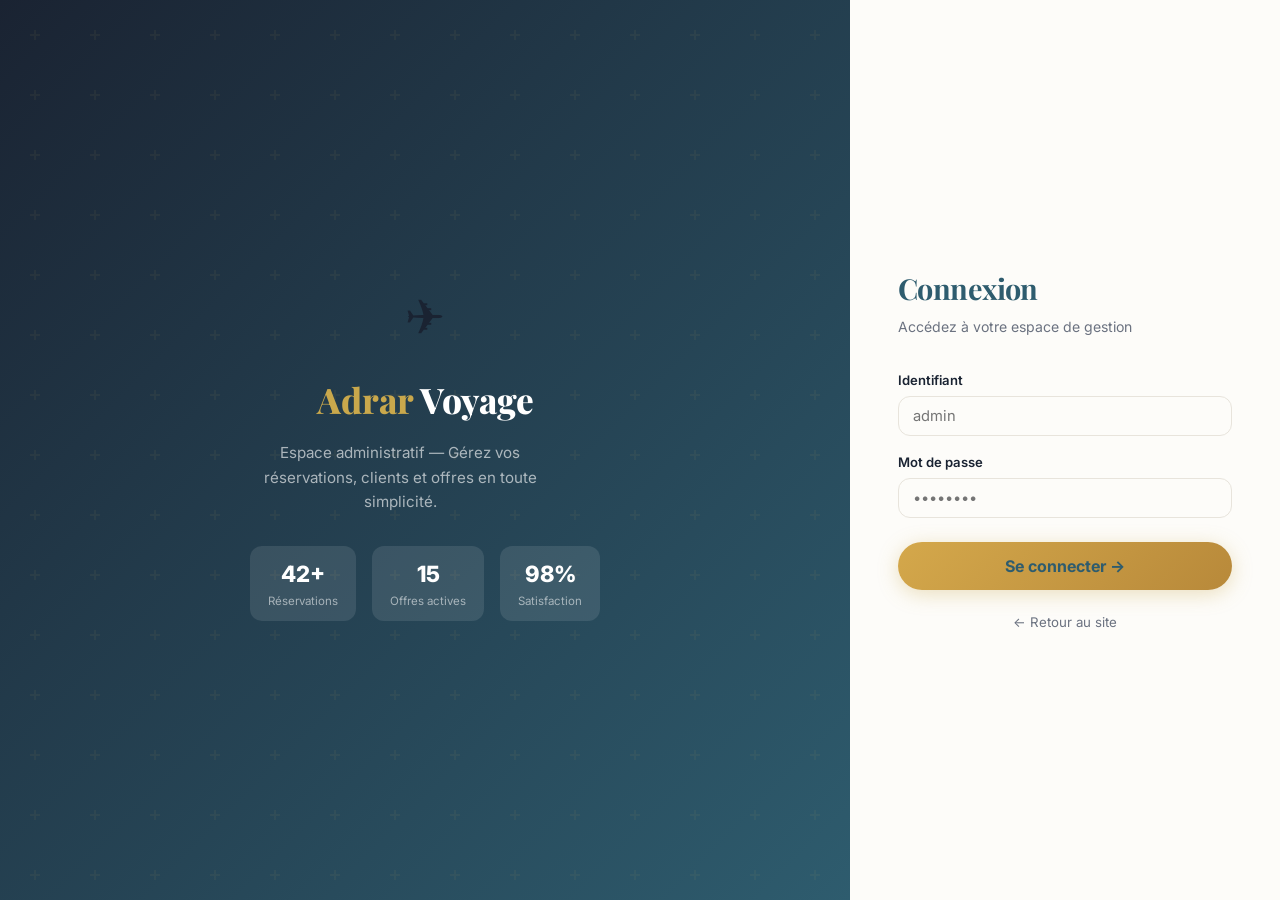
<file: admin/offres.html>
<!DOCTYPE html>
<html lang="fr">
<head><meta charset="UTF-8"><meta name="viewport" content="width=device-width,initial-scale=1.0">
  <link rel="icon" type="image/svg+xml" href="../assets/favicon.svg">
  <link rel="alternate icon" href="../assets/favicon.ico">
  <link rel="apple-touch-icon" href="../assets/favicon-32.png"><title>Offres — Admin</title><link rel="stylesheet" href="../css/style.css"></head>
<body>
<div class="admin-layout">
<aside class="admin-sidebar">
  <div class="sidebar-top">✈ <span>Adrar</span> Admin</div>
  <nav class="sidebar-nav">
    <div class="sb-sect">Principal</div>
    <a href="dashboard.html" class="sb-link">📊 Tableau de bord</a>
    <a href="reservations.html" class="sb-link">📋 Réservations</a>
    <a href="clients.html" class="sb-link">👥 Clients</a>
    <a href="offres.html" class="sb-link active">✈ Offres de voyage</a>
    <div class="sb-sect">Compte</div>
    <a href="#" class="sb-link" onclick="logout()">🚪 Déconnexion</a>
  </nav>
  <div class="sidebar-foot"><div class="sb-user"><div class="sb-av" id="sbAv">A</div><div><div class="sb-name" id="sbName">Admin</div><div class="sb-role" id="sbRole">Administrateur</div></div></div></div>
</aside>
<main class="admin-main">
  <div class="admin-topbar"><h1>Gestion des Offres</h1><div class="topbar-right"><button class="notif"><span>🔔</span><span class="notif-dot"></span></button><a href="../index.html" style="font-size:.82rem;color:var(--primary);font-weight:600">← Site public</a></div></div>
  <div class="admin-content">
    <div class="table-card">
      <div class="table-head">
        <div class="table-title">Toutes les offres</div>
        <div class="table-actions">
          <select class="filter-sel" id="tf" onchange="render()">
            <option value="">Tous types</option>
            <option value="europe">Europe</option><option value="indonesia">Indonésie</option>
            <option value="omra">Omra</option><option value="hajj">Hajj</option><option value="visa">Visa</option>
          </select>
          <button class="btn-add" onclick="openAdd()">+ Ajouter une offre</button>
        </div>
      </div>
      <div style="overflow-x:auto"><table class="dt"><thead><tr><th>Nom de l'offre</th><th>Destination</th><th>Type</th><th>Durée</th><th>Prix (MAD)</th><th>Populaire</th><th>Actions</th></tr></thead><tbody id="oBody"></tbody></table></div>
      <div style="padding:.8rem 0;font-size:.8rem;color:var(--muted-fg)" id="oCount"></div>
    </div>
  </div>
</main>
</div>
<div class="modal-overlay" id="mo"><div class="modal" style="max-width:600px"><div class="modal-hd"><div class="modal-title" id="mTitle">Nouvelle offre</div><button class="modal-x" onclick="closeM()">✕</button></div><div id="mBody"></div></div></div>
<script src="../js/main.js"></script>
<script>
if(localStorage.getItem('az_auth')!=='1') location.href='login.html';
const user=JSON.parse(localStorage.getItem('az_user')||'{}');
document.getElementById('sbAv').textContent=(user.name||'A')[0];
document.getElementById('sbName').textContent=user.name||'Admin';
document.getElementById('sbRole').textContent=user.role||'Administrateur';

// Work on OFFERS array (in-memory + localStorage override)
function getOffers(){return JSON.parse(localStorage.getItem('az_offers_custom')||'null')||OFFERS;}
function saveOffers(o){localStorage.setItem('az_offers_custom',JSON.stringify(o));}

function render(){
  let offers=getOffers();
  const tf=document.getElementById('tf').value;
  if(tf) offers=offers.filter(o=>o.type===tf);
  document.getElementById('oCount').textContent=offers.length+' offre(s)';
  const types={europe:'Europe',indonesia:'Indonésie',omra:'Omra',hajj:'Hajj',visa:'Visa'};
  document.getElementById('oBody').innerHTML=offers.map(o=>`<tr>
    <td><strong>${o.name}</strong><br><span style="font-size:.73rem;color:var(--muted-fg)">${(o.features||[]).slice(0,2).join(' · ')}</span></td>
    <td style="font-size:.85rem">${o.tag||'—'}</td>
    <td style="font-size:.83rem">${types[o.type]||o.type}</td>
    <td style="font-size:.83rem">${o.duration}</td>
    <td><strong>${Number(o.price).toLocaleString('fr-MA')} MAD</strong></td>
    <td>${o.popular?'<span style="color:var(--gold);font-weight:700">★ Oui</span>':'—'}</td>
    <td><div class="act-btns">
      <button class="btn-a ba-edit" onclick="openEdit('${o.id}')">✏️ Modifier</button>
      <button class="btn-a ba-del" onclick="delOffer('${o.id}')">🗑</button>
    </div></td>
  </tr>`).join('');
}

function offerForm(o={}){
  const types=[['europe','Europe'],['indonesia','Indonésie'],['omra','Omra'],['hajj','Hajj'],['visa','Visa']];
  return `<form onsubmit="saveOffer(event,'${o.id||''}')">
    <div style="display:grid;grid-template-columns:1fr 1fr;gap:1rem;margin-bottom:1rem">
      <div><label style="font-size:.82rem;font-weight:600;display:block;margin-bottom:5px">Nom de l'offre *</label><input class="form-control" name="name" value="${o.name||''}" required placeholder="Ex: Paris Découverte"></div>
      <div><label style="font-size:.82rem;font-weight:600;display:block;margin-bottom:5px">Tag / Destination</label><input class="form-control" name="tag" value="${o.tag||''}" placeholder="Ex: Europe"></div>
    </div>
    <div style="display:grid;grid-template-columns:1fr 1fr;gap:1rem;margin-bottom:1rem">
      <div><label style="font-size:.82rem;font-weight:600;display:block;margin-bottom:5px">Type *</label><select class="form-control form-select" name="type" required>${types.map(([v,l])=>`<option value="${v}"${o.type===v?' selected':''}>${l}</option>`).join('')}</select></div>
      <div><label style="font-size:.82rem;font-weight:600;display:block;margin-bottom:5px">Durée</label><input class="form-control" name="duration" value="${o.duration||''}" placeholder="Ex: 7 jours"></div>
    </div>
    <div style="display:grid;grid-template-columns:1fr 1fr;gap:1rem;margin-bottom:1rem">
      <div><label style="font-size:.82rem;font-weight:600;display:block;margin-bottom:5px">Prix (MAD) *</label><input class="form-control" name="price" type="number" value="${o.price||''}" required min="0"></div>
      <div><label style="font-size:.82rem;font-weight:600;display:block;margin-bottom:5px">Image URL</label><input class="form-control" name="img" value="${o.img||''}" placeholder="../assets/hero-paris.jpg"></div>
    </div>
    <div style="margin-bottom:1rem"><label style="font-size:.82rem;font-weight:600;display:block;margin-bottom:5px">Inclusions (une par ligne)</label><textarea class="form-control" name="features" rows="3" placeholder="Vol direct&#10;Hôtel 4★&#10;Petit-déjeuner inclus">${(o.features||[]).join('\n')}</textarea></div>
    <div style="margin-bottom:1.2rem;display:flex;align-items:center;gap:8px"><input type="checkbox" name="popular" id="popChk"${o.popular?' checked':''} style="accent-color:var(--gold);width:16px;height:16px"><label for="popChk" style="font-size:.85rem;font-weight:600;cursor:pointer">Marquer comme "Le plus populaire"</label></div>
    <button type="submit" class="btn-submit">${o.id?'Enregistrer les modifications':'Créer l\'offre'}</button>
  </form>`;
}

function openAdd(){document.getElementById('mTitle').textContent='Nouvelle offre';document.getElementById('mBody').innerHTML=offerForm();openM();}
function openEdit(id){
  const o=getOffers().find(x=>x.id===id);if(!o) return;
  document.getElementById('mTitle').textContent='Modifier : '+o.name;
  document.getElementById('mBody').innerHTML=offerForm(o);openM();
}
function saveOffer(e,existId){
  e.preventDefault();
  const fd=new FormData(e.target);
  const d=Object.fromEntries(fd);
  d.price=Number(d.price);
  d.popular=!!fd.get('popular');
  d.features=d.features.split('\n').map(s=>s.trim()).filter(Boolean);
  let offers=getOffers();
  if(existId){const idx=offers.findIndex(o=>o.id===existId);if(idx>-1){offers[idx]={...offers[idx],...d};}}
  else{d.id='OFF'+Date.now();offers.push(d);}
  saveOffers(offers);closeM();render();
}
function delOffer(id){
  if(!confirm('Supprimer cette offre ?')) return;
  saveOffers(getOffers().filter(o=>o.id!==id));render();
}
function openM(){document.getElementById('mo').classList.add('open');}
function closeM(){document.getElementById('mo').classList.remove('open');}
document.getElementById('mo').addEventListener('click',e=>{if(e.target===e.currentTarget)closeM();});
function logout(){localStorage.removeItem('az_auth');localStorage.removeItem('az_user');location.href='login.html';}
render();
</script>
</body>
</html>
</file>
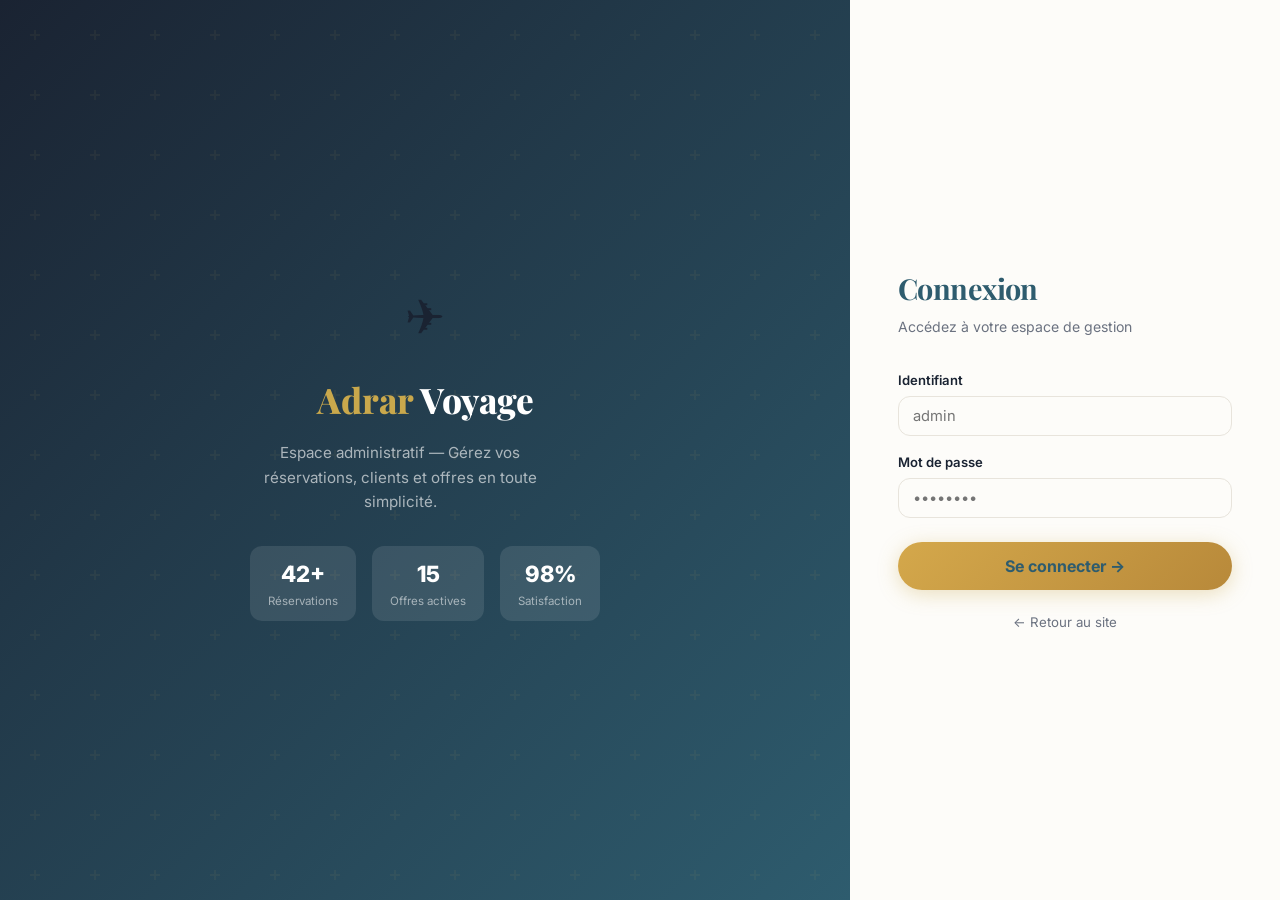
<file: admin/reservations.html>
<!DOCTYPE html>
<html lang="fr">
<head>
  <meta charset="UTF-8"><meta name="viewport" content="width=device-width,initial-scale=1.0">
  <link rel="icon" type="image/svg+xml" href="../assets/favicon.svg">
  <link rel="alternate icon" href="../assets/favicon.ico">
  <link rel="apple-touch-icon" href="../assets/favicon-32.png">
  <title>Réservations — Admin Adrar Voyage</title>
  <link rel="stylesheet" href="../css/style.css">
</head>
<body>
<div class="admin-layout">
<aside class="admin-sidebar">
  <div class="sidebar-top">✈ <span>Adrar</span> Admin</div>
  <nav class="sidebar-nav">
    <div class="sb-sect">Principal</div>
    <a href="dashboard.html" class="sb-link">📊 Tableau de bord</a>
    <a href="reservations.html" class="sb-link active">📋 Réservations</a>
    <a href="clients.html" class="sb-link">👥 Clients</a>
    <a href="offres.html" class="sb-link">✈ Offres de voyage</a>
    <div class="sb-sect">Compte</div>
    <a href="#" class="sb-link" onclick="logout()">🚪 Déconnexion</a>
  </nav>
  <div class="sidebar-foot">
    <div class="sb-user"><div class="sb-av" id="sbAv">A</div><div><div class="sb-name" id="sbName">Admin</div><div class="sb-role" id="sbRole">Administrateur</div></div></div>
  </div>
</aside>
<main class="admin-main">
  <div class="admin-topbar">
    <h1>Gestion des Réservations</h1>
    <div class="topbar-right">
      <button class="notif"><span>🔔</span><span class="notif-dot"></span></button>
      <a href="../index.html" style="font-size:.82rem;color:var(--primary);font-weight:600">← Site public</a>
    </div>
  </div>
  <div class="admin-content">
    <div class="kpi-row" id="statsRow" style="grid-template-columns:repeat(5,1fr)"></div>
    <div class="table-card">
      <div class="table-head">
        <div class="table-title">Toutes les réservations</div>
        <div class="table-actions">
          <input class="filter-in" id="searchIn" placeholder="🔍 Rechercher..." oninput="render()">
          <select class="filter-sel" id="typeF" onchange="render()">
            <option value="">Tous types</option>
            <option value="europe">Europe</option><option value="indonesia">Indonésie</option>
            <option value="omra">Omra</option><option value="hajj">Hajj</option><option value="visa">Visa</option>
          </select>
          <select class="filter-sel" id="statF" onchange="render()">
            <option value="">Tous statuts</option>
            <option value="pending">En attente</option><option value="confirmed">Confirmée</option>
            <option value="done">Terminée</option><option value="cancelled">Annulée</option>
          </select>
          <button class="exp-btn" onclick="exportCSV()">⬇ CSV</button>
        </div>
      </div>
      <div style="overflow-x:auto"><table class="dt">
        <thead><tr><th>Réf.</th><th>Client</th><th>Contact</th><th>Offre</th><th>Type</th><th>Pers.</th><th>Date</th><th>Statut</th><th>Actions</th></tr></thead>
        <tbody id="resTbody"></tbody>
      </table></div>
      <div id="emptyMsg" class="hidden" style="text-align:center;padding:2rem;color:var(--muted-fg)">Aucune réservation trouvée.</div>
      <div style="padding:.8rem 0;font-size:.8rem;color:var(--muted-fg)" id="countLbl"></div>
    </div>
  </div>
</main>
</div>

<!-- MODAL -->
<div class="modal-overlay" id="mo">
  <div class="modal">
    <div class="modal-hd"><div class="modal-title" id="mTitle">Réservation</div><button class="modal-x" onclick="closeM()">✕</button></div>
    <div id="mBody"></div>
  </div>
</div>

<script src="../js/main.js"></script>
<script>
if(localStorage.getItem('az_auth')!=='1') location.href='login.html';
const user=JSON.parse(localStorage.getItem('az_user')||'{}');
document.getElementById('sbAv').textContent=(user.name||'A')[0];
document.getElementById('sbName').textContent=user.name||'Admin';
document.getElementById('sbRole').textContent=user.role||'Administrateur';

function getFiltered(){
  let list=DB.get('az_reservations');
  const q=document.getElementById('searchIn').value.toLowerCase();
  const t=document.getElementById('typeF').value;
  const s=document.getElementById('statF').value;
  if(q) list=list.filter(r=>(r.clientName+r.offer+r.ref+r.id+r.phone).toLowerCase().includes(q));
  if(t) list=list.filter(r=>r.type===t);
  if(s) list=list.filter(r=>r.status===s);
  return list;
}

function renderStats(){
  const all=DB.get('az_reservations');
  const items=[
    {lbl:'Total',icon:'📋',val:all.length},
    {lbl:'En attente',icon:'⏳',val:all.filter(r=>r.status==='pending').length},
    {lbl:'Confirmées',icon:'✅',val:all.filter(r=>r.status==='confirmed').length},
    {lbl:'Terminées',icon:'🏁',val:all.filter(r=>r.status==='done').length},
    {lbl:'Annulées',icon:'❌',val:all.filter(r=>r.status==='cancelled').length},
  ];
  document.getElementById('statsRow').innerHTML=items.map(i=>`<div class="kpi"><div><div class="kpi-lbl">${i.lbl}</div><div class="kpi-val">${i.val}</div></div><div style="font-size:1.3rem">${i.icon}</div></div>`).join('');
}

function render(){
  const list=getFiltered();
  const tbody=document.getElementById('resTbody');
  const empty=document.getElementById('emptyMsg');
  document.getElementById('countLbl').textContent=list.length+' réservation(s)';
  if(!list.length){tbody.innerHTML='';empty.classList.remove('hidden');return;}
  empty.classList.add('hidden');
  tbody.innerHTML=list.map(r=>`<tr>
    <td><code style="font-size:.74rem;color:var(--primary)">${r.ref||r.id}</code></td>
    <td><strong>${r.clientName}</strong><br><span style="font-size:.72rem;color:var(--muted-fg)">${r.city||''}</span></td>
    <td style="font-size:.8rem">${r.phone}<br><span style="font-size:.72rem;color:var(--muted-fg)">${r.email||''}</span></td>
    <td style="font-size:.82rem;max-width:140px;white-space:nowrap;overflow:hidden;text-overflow:ellipsis">${r.offer}</td>
    <td style="font-size:.82rem">${typeLabel(r.type)}</td>
    <td style="text-align:center">${r.persons||1}</td>
    <td style="font-size:.8rem">${r.createdAt}</td>
    <td>${statusBadge(r.status)}</td>
    <td><div class="act-btns">
      <button class="btn-a ba-view" onclick="viewR('${r.id}')">👁</button>
      <button class="btn-a ba-edit" onclick="viewR('${r.id}')">✏️</button>
      <button class="btn-a ba-del" onclick="delR('${r.id}')">🗑</button>
    </div></td>
  </tr>`).join('');
}

function viewR(id){
  const r=DB.get('az_reservations').find(x=>x.id===id);
  if(!r) return;
  document.getElementById('mTitle').textContent='Réservation '+(r.ref||r.id);
  document.getElementById('mBody').innerHTML=`
    <div style="display:grid;grid-template-columns:1fr 1fr;gap:.8rem;margin-bottom:1rem">
      ${[['Client',r.clientName],['Téléphone',r.phone],['Email',r.email||'—'],['Ville',r.city||'—'],['Service',typeLabel(r.type)],['Offre',r.offer],['Personnes',r.persons||1],['Date souhaitée',r.date],['Créé le',r.createdAt]].map(([l,v])=>`
      <div style="background:var(--secondary);padding:.8rem;border-radius:var(--radius)">
        <div style="font-size:.7rem;color:var(--muted-fg);margin-bottom:2px">${l}</div>
        <div style="font-weight:600;font-size:.87rem">${v}</div>
      </div>`).join('')}
    </div>
    ${r.notes?`<div style="background:var(--secondary);padding:.8rem;border-radius:var(--radius);margin-bottom:1rem"><div style="font-size:.7rem;color:var(--muted-fg);margin-bottom:4px">Remarques</div><div style="font-size:.87rem">${r.notes}</div></div>`:''}
    <div style="margin-bottom:1rem">${statusBadge(r.status)}</div>
    <label style="font-size:.82rem;font-weight:600;display:block;margin-bottom:6px">Changer le statut</label>
    <select class="form-control form-select" id="statSel" style="margin-bottom:1rem">
      <option value="pending" ${r.status==='pending'?'selected':''}>En attente</option>
      <option value="confirmed" ${r.status==='confirmed'?'selected':''}>Confirmée</option>
      <option value="done" ${r.status==='done'?'selected':''}>Terminée</option>
      <option value="cancelled" ${r.status==='cancelled'?'selected':''}>Annulée</option>
    </select>
    <div style="display:flex;gap:.8rem">
      <button class="btn-submit" style="flex:1" onclick="saveStatus('${r.id}')">Enregistrer</button>
      <button class="btn btn-ghost btn-sm" onclick="printRes('${r.id}')">PDF</button>
    </div>`;
  openM();
}

function saveStatus(id){
  const ns=document.getElementById('statSel').value;
  const list=DB.get('az_reservations');
  const idx=list.findIndex(r=>r.id===id);
  if(idx>-1){list[idx].status=ns;DB.set('az_reservations',list);}
  closeM();renderStats();render();
}
function delR(id){
  if(!confirm('Supprimer cette réservation ?')) return;
  DB.set('az_reservations',DB.get('az_reservations').filter(r=>r.id!==id));
  renderStats();render();
}
function printRes(id){
  const r=DB.get('az_reservations').find(x=>x.id===id);
  if(r) generatePDF(r);
}
function exportCSV(){
  const list=getFiltered();
  const h=['Réf','Client','Téléphone','Email','Ville','Type','Offre','Personnes','Date','Statut','Prix'];
  const rows=list.map(r=>[r.ref||r.id,r.clientName,r.phone,r.email||'',r.city||'',typeLabel(r.type),r.offer,r.persons||1,r.createdAt,r.status,r.price||''].map(v=>'"'+String(v).replace(/"/g,'""')+'"').join(','));
  const csv=[h.join(','),...rows].join('\n');
  const a=document.createElement('a');a.href='data:text/csv;charset=utf-8,\uFEFF'+encodeURIComponent(csv);a.download='reservations_adrar_'+new Date().toISOString().slice(0,10)+'.csv';a.click();
}
function openM(){document.getElementById('mo').classList.add('open');}
function closeM(){document.getElementById('mo').classList.remove('open');}
document.getElementById('mo').addEventListener('click',e=>{if(e.target===e.currentTarget)closeM();});
function logout(){localStorage.removeItem('az_auth');localStorage.removeItem('az_user');location.href='login.html';}
renderStats();render();
</script>
</body>
</html>
</file>
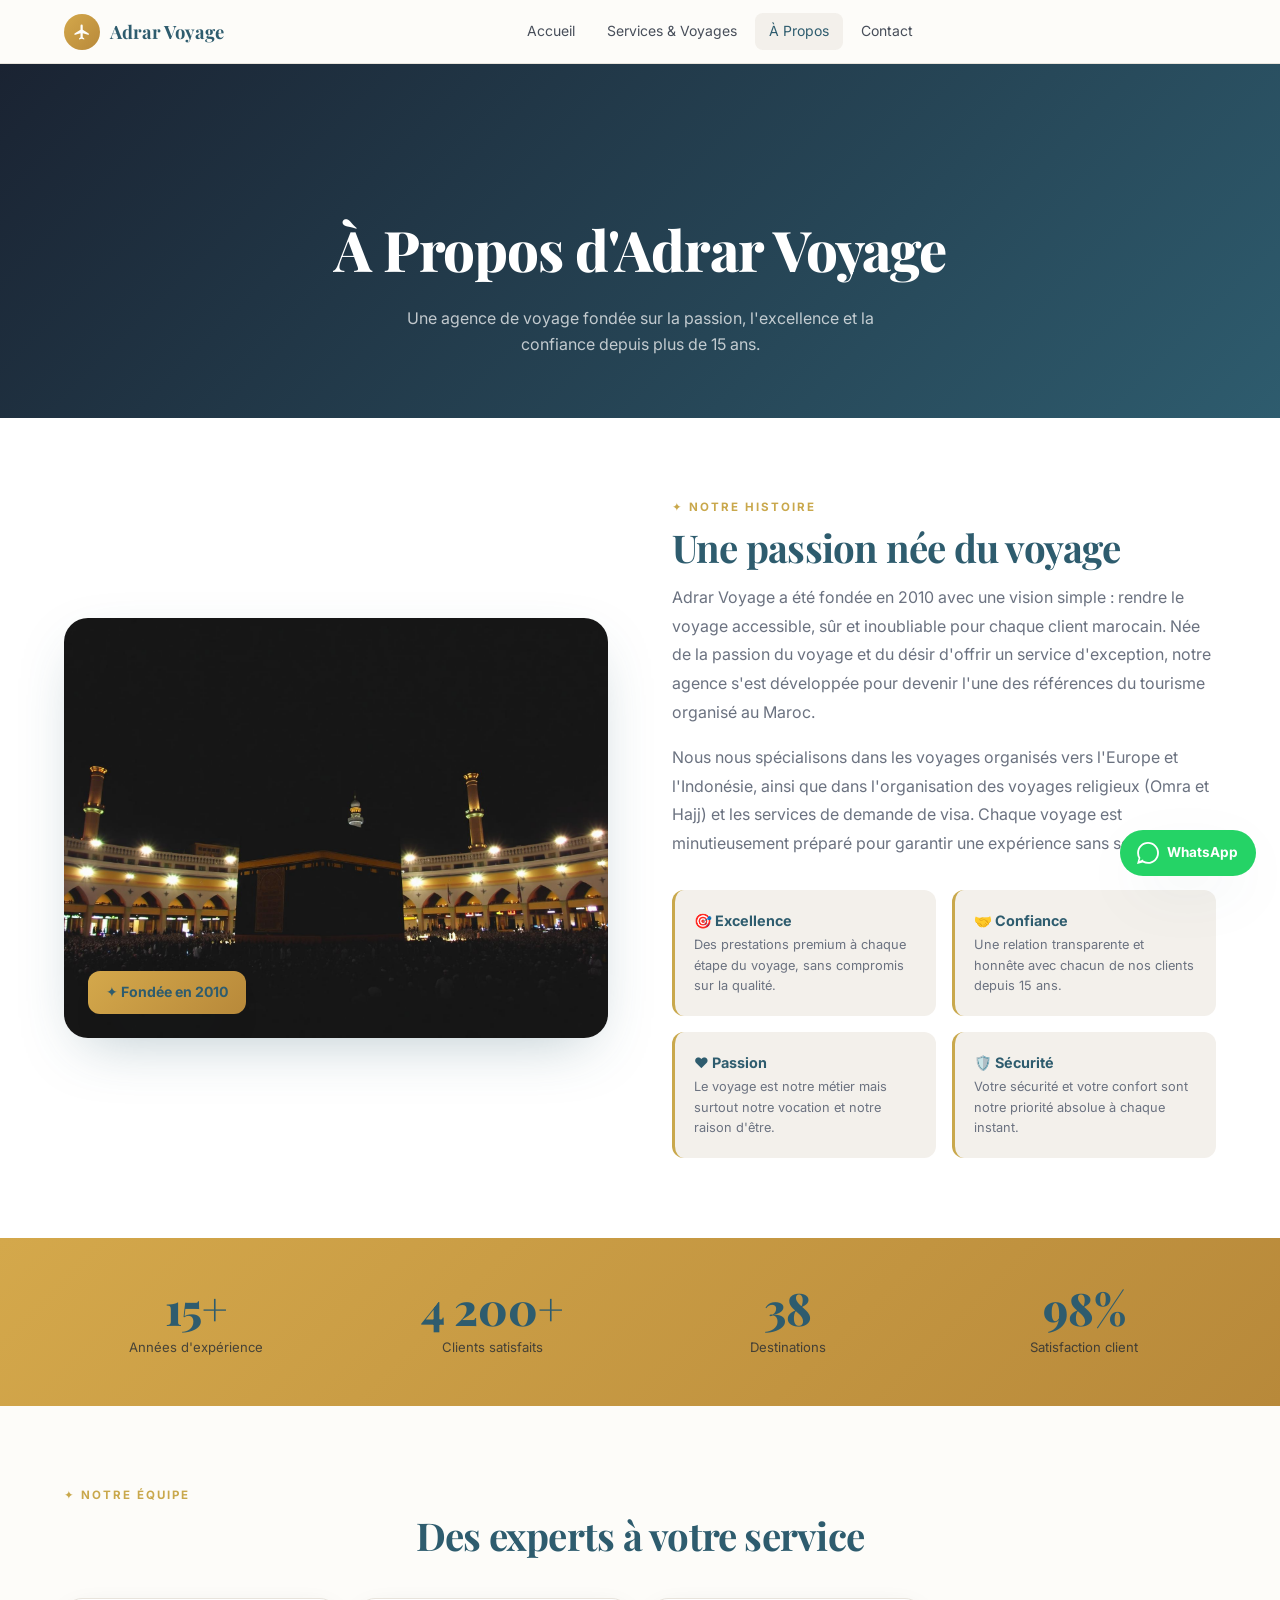
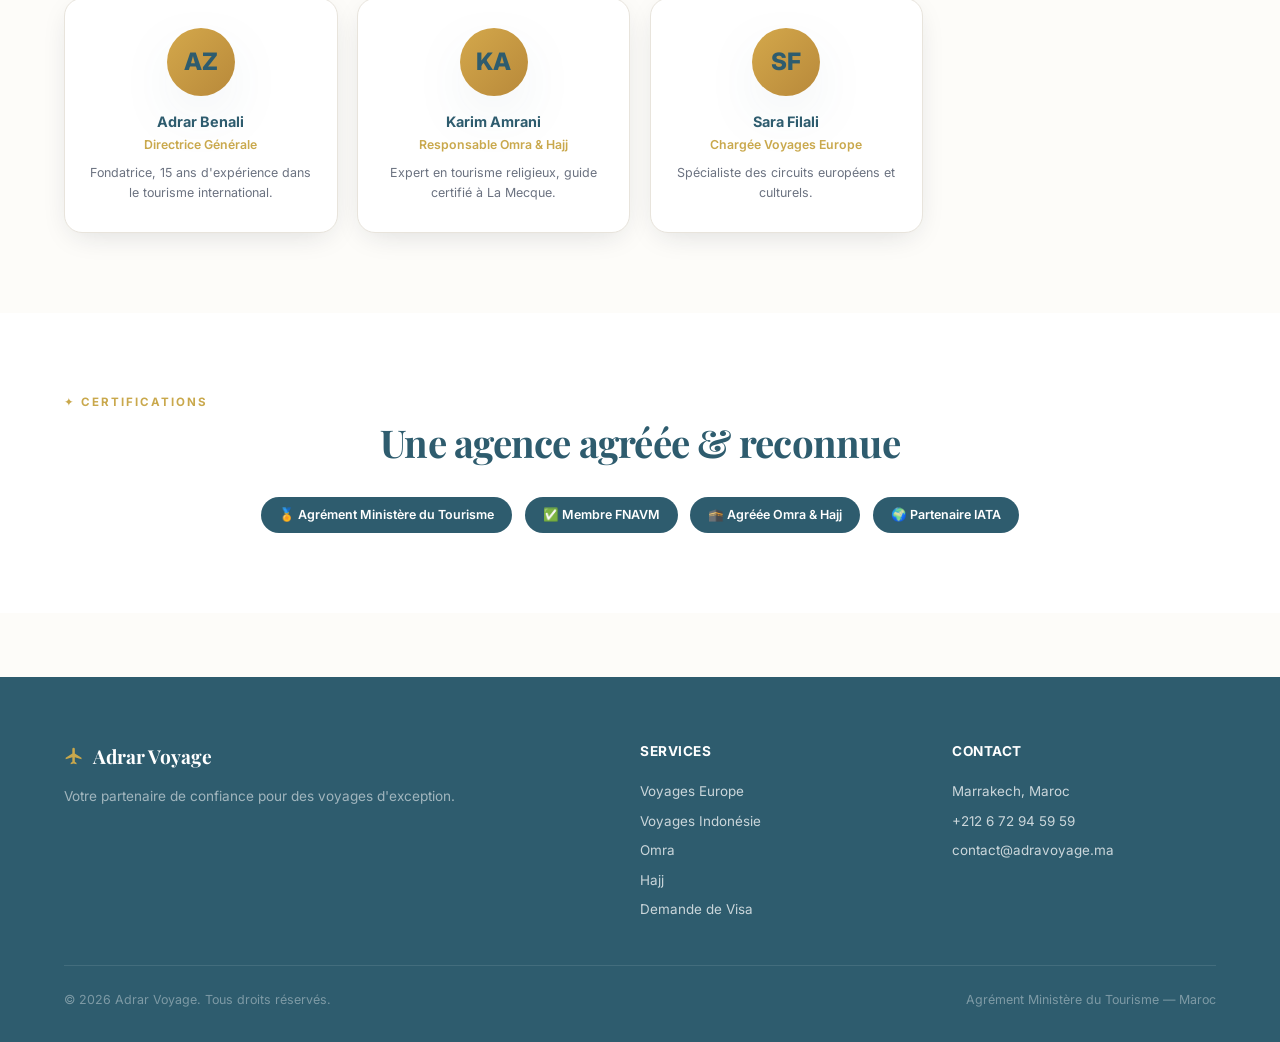
<file: pages/apropos.html>
<!DOCTYPE html>
<html lang="fr">
<head>
  <meta charset="UTF-8"><meta name="viewport" content="width=device-width,initial-scale=1.0">
  <link rel="icon" type="image/svg+xml" href="../assets/favicon.svg">
  <link rel="alternate icon" href="../assets/favicon.ico">
  <link rel="apple-touch-icon" href="../assets/favicon-32.png">
  <title>À Propos — Adrar Voyage</title>
  <link rel="stylesheet" href="../css/style.css">
</head>
<body>
<nav class="nav">
  <a href="../index.html" class="nav-brand"><div class="nav-brand" style="gap:10px"><div class="brand-icon"><svg viewBox="0 0 24 24" style="width:18px;height:18px;fill:#fdfcf9"><path d="M21 16v-2l-8-5V3.5a1.5 1.5 0 0 0-3 0V9l-8 5v2l8-2.5V19l-2 1.5V22l3.5-1 3.5 1v-1.5L13 19v-5.5l8 2.5z"/></svg></div>Adrar Voyage</div></a>
  <div class="nav-links">
    <a href="../index.html" class="nav-link">Accueil</a>
    <a href="services.html" class="nav-link">Services & Voyages</a>
    <a href="apropos.html" class="nav-link active">À Propos</a>
    <a href="contact.html" class="nav-link">Contact</a>
  </div>
  <div class="nav-right"><button class="hamburger" id="burger"></button></div>
</nav>
<div class="mobile-menu" id="mobileMenu">
  <a href="../index.html" class="mobile-link">Accueil</a>
  <a href="services.html" class="mobile-link">Services & Voyages</a>
  <a href="apropos.html" class="mobile-link active">À Propos</a>
  <a href="contact.html" class="mobile-link">Contact</a>
</div>

<div class="page-hero"><h1>À Propos d'Adrar Voyage</h1><p>Une agence de voyage fondée sur la passion, l'excellence et la confiance depuis plus de 15 ans.</p></div>

<section style="background:#fff">
  <div class="container">
    <div class="about-grid">
      <div class="about-img-wrap fade-in">
        <img src="../assets/hero-kaaba.jpg" alt="Adrar Voyage">
        <div class="about-tag">✦ Fondée en 2010</div>
      </div>
      <div class="fade-in">
        <div class="sec-label">✦ Notre Histoire</div>
        <h2 class="sec-title">Une passion née du voyage</h2>
        <p style="color:var(--muted-fg);line-height:1.8;margin-bottom:1rem">Adrar Voyage a été fondée en 2010 avec une vision simple : rendre le voyage accessible, sûr et inoubliable pour chaque client marocain. Née de la passion du voyage et du désir d'offrir un service d'exception, notre agence s'est développée pour devenir l'une des références du tourisme organisé au Maroc.</p>
        <p style="color:var(--muted-fg);line-height:1.8;margin-bottom:2rem">Nous nous spécialisons dans les voyages organisés vers l'Europe et l'Indonésie, ainsi que dans l'organisation des voyages religieux (Omra et Hajj) et les services de demande de visa. Chaque voyage est minutieusement préparé pour garantir une expérience sans souci.</p>
        <div class="values-grid">
          <div class="value-card"><h4>🎯 Excellence</h4><p>Des prestations premium à chaque étape du voyage, sans compromis sur la qualité.</p></div>
          <div class="value-card"><h4>🤝 Confiance</h4><p>Une relation transparente et honnête avec chacun de nos clients depuis 15 ans.</p></div>
          <div class="value-card"><h4>❤️ Passion</h4><p>Le voyage est notre métier mais surtout notre vocation et notre raison d'être.</p></div>
          <div class="value-card"><h4>🛡️ Sécurité</h4><p>Votre sécurité et votre confort sont notre priorité absolue à chaque instant.</p></div>
        </div>
      </div>
    </div>
  </div>
</section>

<div class="stats-row">
  <div class="fade-in"><div class="stat-num">15+</div><div class="stat-lbl">Années d'expérience</div></div>
  <div class="fade-in"><div class="stat-num">4 200+</div><div class="stat-lbl">Clients satisfaits</div></div>
  <div class="fade-in"><div class="stat-num">38</div><div class="stat-lbl">Destinations</div></div>
  <div class="fade-in"><div class="stat-num">98%</div><div class="stat-lbl">Satisfaction client</div></div>
</div>

<section>
  <div class="container">
    <div class="text-center fade-in" style="margin-bottom:2.5rem">
      <div class="sec-label">✦ Notre Équipe</div>
      <h2 class="sec-title">Des experts à votre service</h2>
    </div>
    <div class="team-grid">
      <div class="team-card fade-in"><div class="team-avatar">AZ</div><div class="team-name">Adrar Benali</div><div class="team-role">Directrice Générale</div><p style="font-size:.78rem;color:var(--muted-fg);margin-top:.5rem">Fondatrice, 15 ans d'expérience dans le tourisme international.</p></div>
      <div class="team-card fade-in"><div class="team-avatar">KA</div><div class="team-name">Karim Amrani</div><div class="team-role">Responsable Omra & Hajj</div><p style="font-size:.78rem;color:var(--muted-fg);margin-top:.5rem">Expert en tourisme religieux, guide certifié à La Mecque.</p></div>
      <div class="team-card fade-in"><div class="team-avatar">SF</div><div class="team-name">Sara Filali</div><div class="team-role">Chargée Voyages Europe</div><p style="font-size:.78rem;color:var(--muted-fg);margin-top:.5rem">Spécialiste des circuits européens et culturels.</p></div>
      <div class="team-card fade-in"><div class="team-avatar">YO</div><div class="team-name">Youssef Ouali</div><div class="team-role">Conseiller Visa</div><p style="font-size:.78rem;color:var(--muted-fg);margin-top:.5rem">Expert en procédures consulaires, 8 ans d'expérience.</p></div>
    </div>
  </div>
</section>

<section style="background:#fff">
  <div class="container text-center">
    <div class="sec-label fade-in">✦ Certifications</div>
    <h2 class="sec-title fade-in">Une agence agréée & reconnue</h2>
    <div class="cert-row" style="justify-content:center;margin-top:2rem">
      <div class="cert-badge fade-in">🏅 Agrément Ministère du Tourisme</div>
      <div class="cert-badge fade-in">✅ Membre FNAVM</div>
      <div class="cert-badge fade-in">🕋 Agréée Omra & Hajj</div>
      <div class="cert-badge fade-in">🌍 Partenaire IATA</div>
    </div>
  </div>
</section>

<footer>
  <div class="container">
    <div class="footer-grid">
      <div class="footer-brand"><div class="footer-brand-logo"><svg viewBox="0 0 24 24" fill="#c9a84c" style="width:20px;height:20px"><path d="M21 16v-2l-8-5V3.5a1.5 1.5 0 0 0-3 0V9l-8 5v2l8-2.5V19l-2 1.5V22l3.5-1 3.5 1v-1.5L13 19v-5.5l8 2.5z"/></svg>Adrar Voyage</div><p>Votre partenaire de confiance pour des voyages d'exception.</p></div>
      <div class="footer-col"><h4>Services</h4><ul>
        <li onclick="location.href='services.html?s=europe'">Voyages Europe</li>
        <li onclick="location.href='services.html?s=indonesia'">Voyages Indonésie</li>
        <li onclick="location.href='services.html?s=omra'">Omra</li>
        <li onclick="location.href='services.html?s=hajj'">Hajj</li>
        <li onclick="location.href='services.html?s=visa'">Demande de Visa</li>
      </ul></div>
      <div class="footer-col"><h4>Contact</h4><ul><li>Marrakech, Maroc</li><li>+212 6 72 94 59 59</li><li>contact@adravoyage.ma</li></ul></div>
    </div>
    <div class="footer-bottom"><span>© 2026 Adrar Voyage. Tous droits réservés.</span><span>Agrément Ministère du Tourisme — Maroc</span></div>
  </div>
</footer>
<a href="https://wa.me/212672945959" target="_blank" class="wa-fab"><svg viewBox="0 0 24 24" fill="#fff" style="width:22px;height:22px"><path d="M.057 24l1.687-6.163a11.867 11.867 0 01-1.587-5.946C.16 5.335 5.495 0 12.05 0a11.86 11.86 0 018.413 3.488 11.82 11.82 0 013.48 8.413c-.003 6.554-5.338 11.89-11.893 11.89a11.9 11.9 0 01-5.688-1.448L.057 24zm6.597-3.807c1.676.995 3.276 1.591 5.392 1.592 5.448 0 9.886-4.434 9.889-9.885.002-5.462-4.415-9.89-9.881-9.892-5.452 0-9.887 4.434-9.889 9.884a9.86 9.86 0 001.51 5.26l-.999 3.648 3.978-1.607z"/></svg><span>WhatsApp</span></a>
<script src="../js/main.js"></script>
</body>
</html>
</file>
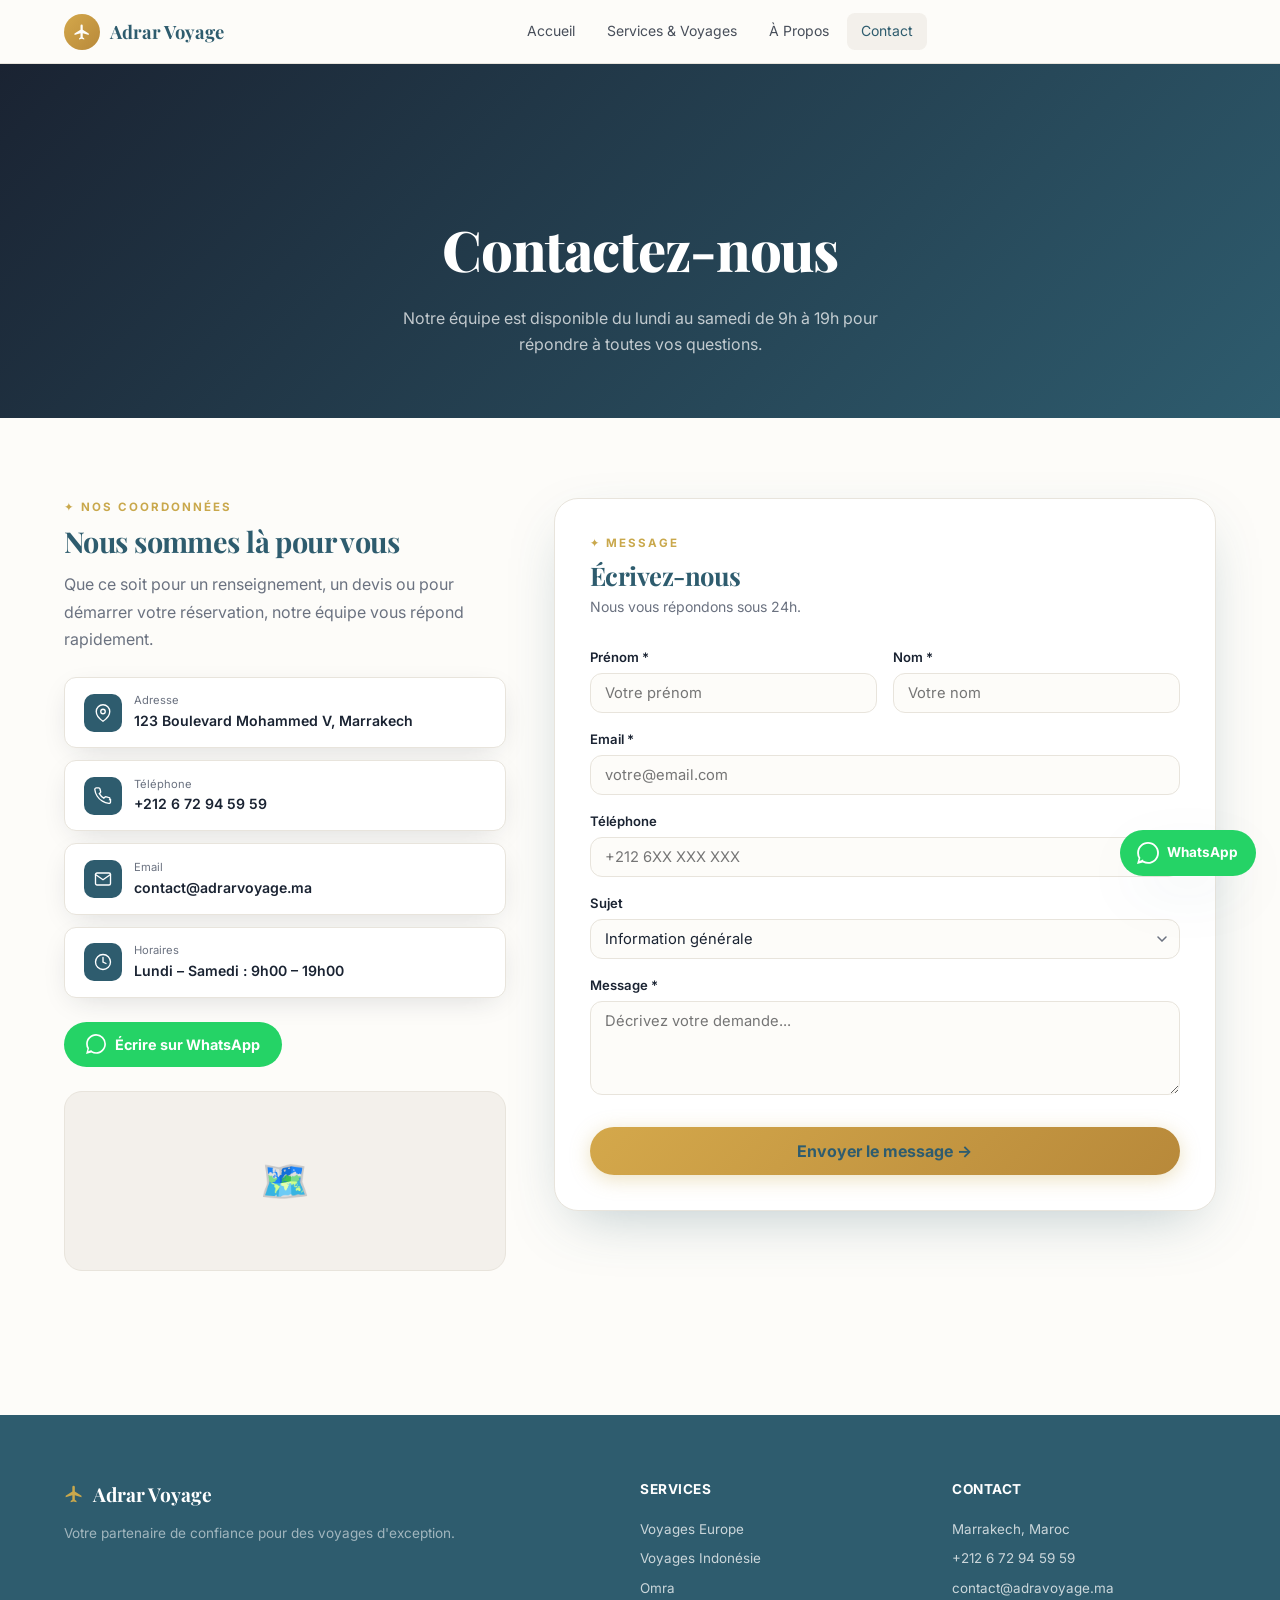
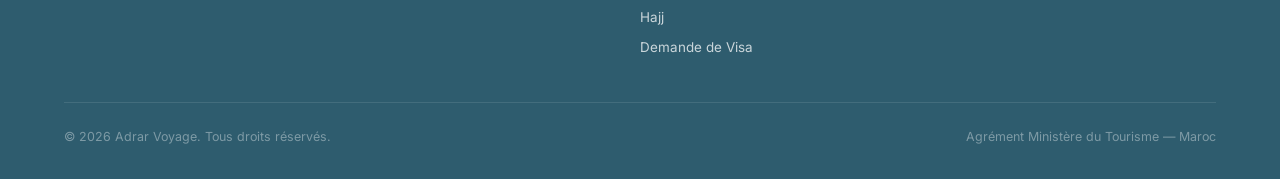
<file: pages/contact.html>
<!DOCTYPE html>
<html lang="fr">
<head>
  <meta charset="UTF-8"><meta name="viewport" content="width=device-width,initial-scale=1.0">
  <link rel="icon" type="image/svg+xml" href="../assets/favicon.svg">
  <link rel="alternate icon" href="../assets/favicon.ico">
  <link rel="apple-touch-icon" href="../assets/favicon-32.png">
  <title>Contact — Adrar Voyage</title>
  <link rel="stylesheet" href="../css/style.css">
</head>
<body>
<nav class="nav">
  <a href="../index.html" class="nav-brand"><div class="nav-brand" style="gap:10px"><div class="brand-icon"><svg viewBox="0 0 24 24" style="width:18px;height:18px;fill:#fdfcf9"><path d="M21 16v-2l-8-5V3.5a1.5 1.5 0 0 0-3 0V9l-8 5v2l8-2.5V19l-2 1.5V22l3.5-1 3.5 1v-1.5L13 19v-5.5l8 2.5z"/></svg></div>Adrar Voyage</div></a>
  <div class="nav-links">
    <a href="../index.html" class="nav-link">Accueil</a>
    <a href="services.html" class="nav-link">Services & Voyages</a>
    <a href="apropos.html" class="nav-link">À Propos</a>
    <a href="contact.html" class="nav-link active">Contact</a>
  </div>
  <div class="nav-right"><button class="hamburger" id="burger"></button></div>
</nav>
<div class="mobile-menu" id="mobileMenu">
  <a href="../index.html" class="mobile-link">Accueil</a>
  <a href="services.html" class="mobile-link">Services & Voyages</a>
  <a href="apropos.html" class="mobile-link">À Propos</a>
  <a href="contact.html" class="mobile-link active">Contact</a>
</div>

<div class="page-hero"><h1>Contactez-nous</h1><p>Notre équipe est disponible du lundi au samedi de 9h à 19h pour répondre à toutes vos questions.</p></div>

<section>
  <div class="container">
    <div class="contact-grid">
      <div class="fade-in">
        <div class="sec-label">✦ Nos coordonnées</div>
        <h2 class="sec-title" style="font-size:1.8rem">Nous sommes là pour vous</h2>
        <p style="color:var(--muted-fg);margin-bottom:1.5rem;line-height:1.7">Que ce soit pour un renseignement, un devis ou pour démarrer votre réservation, notre équipe vous répond rapidement.</p>
        <div class="contact-info-list">
          <div class="contact-item">
            <div class="ci-icon"><svg viewBox="0 0 24 24" fill="none" stroke="#fff" stroke-width="1.8" stroke-linecap="round" style="width:18px;height:18px"><path d="M21 10c0 7-9 13-9 13s-9-6-9-13a9 9 0 0 1 18 0z"/><circle cx="12" cy="10" r="3"/></svg></div>
            <div><div class="ci-lbl">Adresse</div><div class="ci-val">123 Boulevard Mohammed V, Marrakech</div></div>
          </div>
          <div class="contact-item">
            <div class="ci-icon"><svg viewBox="0 0 24 24" fill="none" stroke="#fff" stroke-width="1.8" stroke-linecap="round" style="width:18px;height:18px"><path d="M22 16.92v3a2 2 0 0 1-2.18 2 19.79 19.79 0 0 1-8.63-3.07A19.5 19.5 0 0 1 4.15 12a19.79 19.79 0 0 1-3.07-8.67A2 2 0 0 1 3.09 1.18h3a2 2 0 0 1 2 1.72c.127.96.361 1.903.7 2.81a2 2 0 0 1-.45 2.11L7.09 8.91a16 16 0 0 0 6 6l1.27-1.27a2 2 0 0 1 2.11-.45c.907.339 1.85.573 2.81.7A2 2 0 0 1 21 16.92z"/></svg></div>
            <div><div class="ci-lbl">Téléphone</div><div class="ci-val">+212 6 72 94 59 59</div></div>
          </div>
          <div class="contact-item">
            <div class="ci-icon"><svg viewBox="0 0 24 24" fill="none" stroke="#fff" stroke-width="1.8" stroke-linecap="round" style="width:18px;height:18px"><path d="M4 4h16c1.1 0 2 .9 2 2v12c0 1.1-.9 2-2 2H4c-1.1 0-2-.9-2-2V6c0-1.1.9-2 2-2z"/><polyline points="22,6 12,13 2,6"/></svg></div>
            <div><div class="ci-lbl">Email</div><div class="ci-val">contact@adrarvoyage.ma</div></div>
          </div>
          <div class="contact-item">
            <div class="ci-icon"><svg viewBox="0 0 24 24" fill="none" stroke="#fff" stroke-width="1.8" stroke-linecap="round" style="width:18px;height:18px"><circle cx="12" cy="12" r="10"/><polyline points="12 6 12 12 16 14"/></svg></div>
            <div><div class="ci-lbl">Horaires</div><div class="ci-val">Lundi – Samedi : 9h00 – 19h00</div></div>
          </div>
        </div>
        <a href="https://wa.me/212672945959" target="_blank" class="wa-btn" style="margin-top:1.5rem">
          <svg viewBox="0 0 24 24" fill="#fff" style="width:20px;height:20px"><path d="M.057 24l1.687-6.163a11.867 11.867 0 01-1.587-5.946C.16 5.335 5.495 0 12.05 0a11.86 11.86 0 018.413 3.488 11.82 11.82 0 013.48 8.413c-.003 6.554-5.338 11.89-11.893 11.89a11.9 11.9 0 01-5.688-1.448L.057 24zm6.597-3.807c1.676.995 3.276 1.591 5.392 1.592 5.448 0 9.886-4.434 9.889-9.885.002-5.462-4.415-9.89-9.881-9.892-5.452 0-9.887 4.434-9.889 9.884a9.86 9.86 0 001.51 5.26l-.999 3.648 3.978-1.607z"/></svg>
          Écrire sur WhatsApp
        </a>
        <div style="margin-top:1.5rem;background:var(--secondary);border-radius:calc(var(--radius)*1.5);height:180px;display:flex;align-items:center;justify-content:center;color:var(--muted-fg);font-size:2.5rem;border:1px solid var(--border)">🗺️</div>
      </div>
      <div class="fade-in">
        <div class="form-card" id="contactCard">
          <div class="sec-label">✦ Message</div>
          <h2 class="sec-title" style="font-size:1.6rem;margin-bottom:.3rem">Écrivez-nous</h2>
          <p style="color:var(--muted-fg);font-size:.88rem;margin-bottom:1.8rem">Nous vous répondons sous 24h.</p>
          <form onsubmit="sendContact(event)">
            <div style="display:grid;grid-template-columns:1fr 1fr;gap:1rem;margin-bottom:1rem">
              <div><label style="font-size:.82rem;font-weight:600;display:block;margin-bottom:5px">Prénom *</label><input class="form-control" name="prenom" placeholder="Votre prénom" required></div>
              <div><label style="font-size:.82rem;font-weight:600;display:block;margin-bottom:5px">Nom *</label><input class="form-control" name="nom" placeholder="Votre nom" required></div>
            </div>
            <div style="margin-bottom:1rem"><label style="font-size:.82rem;font-weight:600;display:block;margin-bottom:5px">Email *</label><input class="form-control" name="email" type="email" placeholder="votre@email.com" required></div>
            <div style="margin-bottom:1rem"><label style="font-size:.82rem;font-weight:600;display:block;margin-bottom:5px">Téléphone</label><input class="form-control" name="phone" type="tel" placeholder="+212 6XX XXX XXX"></div>
            <div style="margin-bottom:1rem"><label style="font-size:.82rem;font-weight:600;display:block;margin-bottom:5px">Sujet</label>
              <select class="form-control form-select" name="sujet">
                <option>Information générale</option><option>Voyages Europe</option>
                <option>Voyages Indonésie</option><option>Omra</option>
                <option>Hajj</option><option>Demande de Visa</option><option>Autre</option>
              </select>
            </div>
            <div style="margin-bottom:1.5rem"><label style="font-size:.82rem;font-weight:600;display:block;margin-bottom:5px">Message *</label><textarea class="form-control" name="message" rows="4" placeholder="Décrivez votre demande..." required></textarea></div>
            <button type="submit" class="btn-submit">Envoyer le message →</button>
          </form>
        </div>
        <div id="contactOk" class="confirm-card hidden" style="margin:0">
          <div class="confirm-icon-wrap"><svg viewBox="0 0 24 24" fill="none" stroke="#fff" stroke-width="2.5" stroke-linecap="round" stroke-linejoin="round" style="width:36px;height:36px"><polyline points="20 6 9 17 4 12"/></svg></div>
          <h2>Message envoyé !</h2>
          <p>Merci de nous avoir contactés. Nous vous répondrons dans les <strong>24 heures</strong>.</p>
          <button class="btn btn-primary" onclick="resetContact()">Envoyer un autre message</button>
        </div>
      </div>
    </div>
  </div>
</section>

<footer>
  <div class="container">
    <div class="footer-grid">
      <div class="footer-brand"><div class="footer-brand-logo"><svg viewBox="0 0 24 24" fill="#c9a84c" style="width:20px;height:20px"><path d="M21 16v-2l-8-5V3.5a1.5 1.5 0 0 0-3 0V9l-8 5v2l8-2.5V19l-2 1.5V22l3.5-1 3.5 1v-1.5L13 19v-5.5l8 2.5z"/></svg>Adrar Voyage</div><p>Votre partenaire de confiance pour des voyages d'exception.</p></div>
      <div class="footer-col"><h4>Services</h4><ul>
        <li onclick="location.href='services.html?s=europe'">Voyages Europe</li>
        <li onclick="location.href='services.html?s=indonesia'">Voyages Indonésie</li>
        <li onclick="location.href='services.html?s=omra'">Omra</li>
        <li onclick="location.href='services.html?s=hajj'">Hajj</li>
        <li onclick="location.href='services.html?s=visa'">Demande de Visa</li>
      </ul></div>
      <div class="footer-col"><h4>Contact</h4><ul><li>Marrakech, Maroc</li><li>+212 6 72 94 59 59</li><li>contact@adravoyage.ma</li></ul></div>
    </div>
    <div class="footer-bottom"><span>© 2026 Adrar Voyage. Tous droits réservés.</span><span>Agrément Ministère du Tourisme — Maroc</span></div>
  </div>
</footer>
<a href="https://wa.me/212672945959" target="_blank" class="wa-fab"><svg viewBox="0 0 24 24" fill="#fff" style="width:22px;height:22px"><path d="M.057 24l1.687-6.163a11.867 11.867 0 01-1.587-5.946C.16 5.335 5.495 0 12.05 0a11.86 11.86 0 018.413 3.488 11.82 11.82 0 013.48 8.413c-.003 6.554-5.338 11.89-11.893 11.89a11.9 11.9 0 01-5.688-1.448L.057 24zm6.597-3.807c1.676.995 3.276 1.591 5.392 1.592 5.448 0 9.886-4.434 9.889-9.885.002-5.462-4.415-9.89-9.881-9.892-5.452 0-9.887 4.434-9.889 9.884a9.86 9.86 0 001.51 5.26l-.999 3.648 3.978-1.607z"/></svg><span>WhatsApp</span></a>
<script src="../js/main.js"></script>
<script>
function sendContact(e){
  e.preventDefault();
  document.getElementById('contactCard').classList.add('hidden');
  document.getElementById('contactOk').classList.remove('hidden');
}
function resetContact(){
  document.getElementById('contactCard').classList.remove('hidden');
  document.getElementById('contactOk').classList.add('hidden');
}
</script>
</body>
</html>
</file>
<file: css/style.css>
@import url('https://fonts.googleapis.com/css2?family=Playfair+Display:wght@400;600;700;800&family=Inter:wght@300;400;500;600;700&family=Cairo:wght@400;500;600;700&display=swap');

/* ── Design tokens (from Lovable) ── */
:root {
  --bg:        #fdfcf9;
  --fg:        #1a2332;
  --card:      #ffffff;
  --primary:   #2e5c6e;   /* deep teal */
  --primary-f: #fdfcf9;
  --secondary: #f3f0eb;
  --muted:     #f3f0eb;
  --muted-fg:  #6b7280;
  --border:    #e8e4dc;
  --gold:      #c9a84c;
  --sand:      #eee8d8;
  --radius:    0.75rem;
  --shadow-card:    0 8px 30px -10px rgba(26,35,50,.18);
  --shadow-elegant: 0 20px 60px -20px rgba(46,92,110,.35);
  --trans: cubic-bezier(.4,0,.2,1);
  --grad-hero: linear-gradient(135deg,rgba(20,35,55,.85),rgba(46,92,110,.55));
  --grad-gold: linear-gradient(135deg,#d4a84b,#b8893a);
  --nav-h: 64px;
}

*,*::before,*::after{box-sizing:border-box;margin:0;padding:0}
html{scroll-behavior:smooth;font-size:16px}
body{font-family:'Inter','Cairo',system-ui,sans-serif;background:var(--bg);color:var(--fg);line-height:1.6;overflow-x:hidden}
h1,h2,h3{font-family:'Playfair Display','Cairo',serif;letter-spacing:-.02em}
a{text-decoration:none;color:inherit}
img{display:block;max-width:100%;object-fit:cover}
button{font-family:inherit;cursor:pointer}
input,select,textarea{font-family:inherit}
::-webkit-scrollbar{width:5px}
::-webkit-scrollbar-thumb{background:var(--gold);border-radius:3px}

/* ── NAV ── */
.nav{position:sticky;top:0;z-index:50;height:var(--nav-h);background:rgba(253,252,249,.88);backdrop-filter:blur(12px);border-bottom:1px solid var(--border);display:flex;align-items:center;justify-content:space-between;padding:0 5%}
.nav-brand{display:flex;align-items:center;gap:10px;font-family:'Playfair Display',serif;font-weight:700;font-size:1.15rem;color:var(--primary)}
.nav-brand .brand-icon{width:36px;height:36px;border-radius:50%;background:var(--grad-gold);display:grid;place-items:center;box-shadow:var(--shadow-elegant)}
.nav-brand .brand-icon svg{width:18px;height:18px;fill:var(--primary-f)}
.nav-links{display:flex;align-items:center;gap:4px}
.nav-link{padding:7px 14px;font-size:.875rem;border-radius:8px;color:rgba(26,35,50,.8);transition:color .2s,background .2s}
.nav-link:hover,.nav-link.active{color:var(--primary);background:var(--secondary)}
.nav-right{display:flex;align-items:center;gap:8px}
.hamburger{display:none;background:none;border:none;padding:6px;cursor:pointer}
.hamburger svg{width:22px;height:22px;stroke:var(--fg);fill:none;stroke-width:2;stroke-linecap:round}
.mobile-menu{display:none;position:absolute;top:var(--nav-h);left:0;right:0;background:var(--card);border-bottom:1px solid var(--border);padding:1rem 5%;flex-direction:column;gap:4px;z-index:49}
.mobile-menu.open{display:flex}
.mobile-link{padding:10px 14px;border-radius:8px;color:var(--fg);font-size:.95rem}
.mobile-link:hover{background:var(--secondary);color:var(--primary)}

/* ── HERO ── */
.hero{position:relative;min-height:88vh;display:flex;align-items:center;overflow:hidden}
.hero-slide{position:absolute;inset:0;transition:opacity 1.5s ease}
.hero-slide img{width:100%;height:100%;object-fit:cover}
.hero-slide.active{opacity:1;animation:kenburns 7s ease-out both}
.hero-slide:not(.active){opacity:0}
@keyframes kenburns{0%{transform:scale(1) translate(0,0)}100%{transform:scale(1.12) translate(-1.5%,1%)}}
.hero-overlay{position:absolute;inset:0;background:var(--grad-hero)}
.hero-body{position:relative;z-index:2;padding:0 6%;max-width:780px;animation:fadeUp .7s var(--trans) both}
.hero-badge{display:inline-flex;align-items:center;gap:6px;padding:6px 16px;background:rgba(201,168,76,.18);border:1px solid rgba(201,168,76,.4);border-radius:50px;font-size:.78rem;font-weight:600;letter-spacing:1.5px;text-transform:uppercase;color:#e8c96a;margin-bottom:1.5rem}
.hero h1{font-size:clamp(2.8rem,6vw,5rem);font-weight:800;line-height:1.08;color:#fff;margin-bottom:1.2rem}
.hero h1 span{background:var(--grad-gold);-webkit-background-clip:text;-webkit-text-fill-color:transparent;background-clip:text}
.hero p{font-size:1.1rem;color:rgba(255,255,255,.82);max-width:560px;margin-bottom:2.5rem;line-height:1.75;font-weight:300}
.hero-btns{display:flex;gap:.9rem;flex-wrap:wrap}
.hero-dots{position:absolute;bottom:1.5rem;left:50%;transform:translateX(-50%);z-index:3;display:flex;gap:6px}
.hero-dot{width:12px;height:6px;border-radius:3px;background:rgba(255,255,255,.4);border:none;transition:all .4s;cursor:pointer}
.hero-dot.active{width:28px;background:var(--gold)}

/* ── BUTTONS ── */
.btn{display:inline-flex;align-items:center;gap:8px;padding:11px 26px;border-radius:50px;font-weight:600;font-size:.9rem;border:2px solid transparent;transition:all .25s var(--trans);cursor:pointer}
.btn-gold{background:var(--grad-gold);color:var(--primary);border-color:transparent;box-shadow:0 4px 20px rgba(201,168,76,.35)}
.btn-gold:hover{opacity:.9;transform:translateY(-2px);box-shadow:var(--shadow-elegant)}
.btn-outline-w{background:rgba(255,255,255,.12);color:#fff;border-color:rgba(255,255,255,.4);backdrop-filter:blur(4px)}
.btn-outline-w:hover{background:rgba(255,255,255,.22);transform:translateY(-2px)}
.btn-primary{background:var(--primary);color:var(--primary-f);border-color:var(--primary)}
.btn-primary:hover{background:rgba(46,92,110,.85);transform:translateY(-2px)}
.btn-ghost{background:none;color:var(--fg);border-color:var(--border)}
.btn-ghost:hover{background:var(--secondary)}
.btn-sm{padding:7px 18px;font-size:.82rem}

/* ── SECTION ── */
section{padding:80px 5%}
.container{max-width:1200px;margin:0 auto}
.sec-label{font-size:.72rem;font-weight:700;letter-spacing:2px;text-transform:uppercase;color:var(--gold);margin-bottom:.5rem;display:flex;align-items:center;gap:6px}
.sec-title{font-size:clamp(1.8rem,3vw,2.6rem);font-weight:700;color:var(--primary);margin-bottom:.8rem;line-height:1.2}
.sec-sub{font-size:1rem;color:var(--muted-fg);max-width:540px;line-height:1.7}
.text-center{text-align:center}
.text-center .sec-sub{margin:0 auto}

/* ── SERVICE CARDS (home) ── */
.services-grid{display:grid;grid-template-columns:repeat(auto-fit,minmax(220px,1fr));gap:1.5rem;margin-top:3rem}
.svc-card{position:relative;border-radius:calc(var(--radius)*2);overflow:hidden;aspect-ratio:4/5;cursor:pointer;box-shadow:var(--shadow-card);transition:transform .4s var(--trans),box-shadow .4s}
.svc-card:hover{transform:translateY(-5px);box-shadow:var(--shadow-elegant)}
.svc-card img{width:100%;height:100%;position:absolute;inset:0;transition:transform .7s var(--trans)}
.svc-card:hover img{transform:scale(1.08)}
.svc-card-overlay{position:absolute;inset:0;background:linear-gradient(to top,rgba(20,35,55,.95) 0%,rgba(46,92,110,.3) 60%,transparent 100%)}
.svc-card-body{position:absolute;inset:0;padding:1.4rem;display:flex;flex-direction:column;justify-content:space-between;color:#fff}
.svc-card-icon{width:44px;height:44px;border-radius:12px;background:var(--grad-gold);display:grid;place-items:center;box-shadow:var(--shadow-elegant)}
.svc-card-icon svg{width:20px;height:20px;fill:var(--primary)}
.svc-card h3{font-size:1.4rem;font-weight:700;margin-bottom:.3rem}
.svc-card p{font-size:.85rem;opacity:.88;margin-bottom:.8rem;line-height:1.55}
.svc-card-cta{display:inline-flex;align-items:center;gap:6px;color:var(--gold);font-size:.83rem;font-weight:600;transition:gap .2s}
.svc-card:hover .svc-card-cta{gap:10px}

/* ── TRUST ── */
.trust-band{background:var(--secondary);padding:4rem 5%}
.trust-grid{display:grid;grid-template-columns:repeat(3,1fr);gap:2rem;text-align:center;max-width:900px;margin:0 auto}
.trust-item{}
.trust-icon{width:48px;height:48px;margin:0 auto 1rem;color:var(--gold)}
.trust-icon svg{width:48px;height:48px}
.trust-item h3{font-weight:700;font-size:1.1rem;color:var(--primary);margin-bottom:.4rem}
.trust-item p{font-size:.88rem;color:var(--muted-fg)}

/* ── TESTIMONIALS ── */
.testi-grid{display:grid;grid-template-columns:repeat(auto-fit,minmax(280px,1fr));gap:1.5rem;margin-top:2.5rem}
.testi-card{background:var(--card);border-radius:calc(var(--radius)*2);padding:1.8rem;border:1px solid var(--border);box-shadow:var(--shadow-card);transition:box-shadow .3s}
.testi-card:hover{box-shadow:var(--shadow-elegant)}
.stars{display:flex;gap:2px;color:var(--gold);margin-bottom:.8rem}
.stars svg{width:16px;height:16px;fill:var(--gold)}
.testi-text{font-style:italic;color:rgba(26,35,50,.78);line-height:1.7;margin-bottom:1rem;font-size:.93rem}
.testi-author{font-weight:700;font-size:.9rem;color:var(--primary)}

/* ── PAGE HERO ── */
.page-hero{background:linear-gradient(135deg,#1a2332 0%,var(--primary) 100%);padding:clamp(100px,15vw,140px) 5% 60px;text-align:center;color:#fff}
.page-hero h1{font-size:clamp(2rem,4.5vw,3.5rem);font-weight:800;margin-bottom:.8rem}
.page-hero p{color:rgba(255,255,255,.72);font-size:1rem;max-width:500px;margin:0 auto}

/* ── STEPPER ── */
.stepper{display:flex;align-items:center;justify-content:center;gap:0;padding:1.8rem 5%;background:var(--card);border-bottom:1px solid var(--border);flex-wrap:wrap}
.step-item{display:flex;align-items:center;gap:8px;opacity:.38;transition:opacity .3s}
.step-item.active,.step-item.done{opacity:1}
.step-num{width:34px;height:34px;border-radius:50%;background:var(--muted);color:var(--muted-fg);display:grid;place-items:center;font-size:.8rem;font-weight:800;transition:background .3s,color .3s;flex-shrink:0}
.step-item.active .step-num{background:var(--grad-gold);color:var(--primary);transform:scale(1.08);box-shadow:var(--shadow-elegant)}
.step-item.done .step-num{background:var(--primary);color:#fff}
.step-item.done .step-num::after{content:'✓'}
.step-item.done .step-num span{display:none}
.step-label{font-size:.82rem;font-weight:600;color:var(--fg);white-space:nowrap}
.step-line{width:36px;height:2px;background:var(--border);margin:0 4px;transition:background .3s;flex-shrink:0}
.step-item.done+.step-line{background:var(--primary)}

/* ── SERVICE SELECT ── */
.svc-select-section{padding:3rem 5%;background:var(--secondary)}
.svc-select-title{text-align:center;font-family:'Playfair Display',serif;font-size:1.6rem;color:var(--primary);margin-bottom:2rem}
.svc-tabs{display:flex;gap:1rem;justify-content:center;flex-wrap:wrap}
.svc-tab{position:relative;overflow:hidden;width:150px;height:160px;border-radius:calc(var(--radius)*1.5);border:2px solid var(--border);cursor:pointer;transition:all .3s;background:var(--card);display:flex;flex-direction:column;align-items:center;justify-content:flex-end;padding:.8rem}
.svc-tab img{position:absolute;inset:0;width:100%;height:100%;transition:transform .5s var(--trans)}
.svc-tab:hover img,.svc-tab.active img{transform:scale(1.08)}
.svc-tab .tab-overlay{position:absolute;inset:0;background:linear-gradient(to top,rgba(20,35,55,.9) 0%,rgba(46,92,110,.3) 60%,transparent 100%);transition:opacity .3s}
.svc-tab.active .tab-overlay{background:linear-gradient(to top,rgba(201,168,76,.85) 0%,rgba(201,168,76,.4) 60%,transparent 100%)}
.svc-tab:hover{transform:translateY(-3px);box-shadow:var(--shadow-elegant);border-color:var(--gold)}
.svc-tab.active{border-color:var(--gold);box-shadow:0 0 0 3px rgba(201,168,76,.25),var(--shadow-elegant)}
.tab-label{position:relative;z-index:1;font-weight:700;font-size:.88rem;color:#fff;text-align:center;line-height:1.25}

/* ── OFFERS ── */
.offers-section{padding:2.5rem 5% 4rem}
.offers-header{display:flex;align-items:flex-end;justify-content:space-between;flex-wrap:wrap;gap:1rem;margin-bottom:2rem}
.offers-grid{display:grid;grid-template-columns:repeat(auto-fill,minmax(300px,1fr));gap:1.5rem}
.offer-card{background:var(--card);border-radius:calc(var(--radius)*2);overflow:hidden;border:1.5px solid var(--border);box-shadow:var(--shadow-card);transition:all .35s var(--trans);cursor:pointer;display:flex;flex-direction:column;position:relative}
.offer-card:hover{transform:translateY(-5px);box-shadow:var(--shadow-elegant);border-color:transparent}
.offer-card.popular{border-color:var(--gold);box-shadow:0 0 0 2px rgba(201,168,76,.3),var(--shadow-card)}
.popular-badge{position:absolute;top:1rem;right:1rem;z-index:5;background:var(--grad-gold);color:var(--primary);font-size:.72rem;font-weight:800;padding:4px 12px;border-radius:20px;display:flex;align-items:center;gap:4px;box-shadow:var(--shadow-elegant)}
.popular-badge svg{width:12px;height:12px;fill:var(--primary)}
.offer-img{height:180px;position:relative;overflow:hidden}
.offer-img img{width:100%;height:100%;object-fit:cover;transition:transform .6s var(--trans)}
.offer-card:hover .offer-img img{transform:scale(1.08)}
.offer-img-overlay{position:absolute;inset:0;background:linear-gradient(to top,var(--card) 0%,transparent 50%)}
.offer-body{padding:1.4rem 1.4rem 1.6rem;flex:1;display:flex;flex-direction:column}
.offer-service-tag{font-size:.7rem;font-weight:700;letter-spacing:1.5px;text-transform:uppercase;color:var(--gold);margin-bottom:.3rem}
.offer-name{font-family:'Playfair Display',serif;font-size:1.15rem;font-weight:700;color:var(--primary);margin-bottom:.8rem}
.offer-price-row{margin-bottom:1rem}
.offer-from{font-size:.72rem;color:var(--muted-fg)}
.offer-price{font-family:'Playfair Display',serif;font-size:2rem;font-weight:800;color:var(--primary);line-height:1}
.offer-price sup{font-size:.9rem;vertical-align:top;margin-top:4px}
.offer-features{list-style:none;margin-bottom:1.2rem;flex:1;display:flex;flex-direction:column;gap:.45rem}
.offer-features li{display:flex;align-items:flex-start;gap:8px;font-size:.83rem;color:rgba(26,35,50,.78)}
.feat-check{width:16px;height:16px;flex-shrink:0;margin-top:1px;color:var(--gold)}
.feat-check svg{width:16px;height:16px;stroke:var(--gold);fill:none;stroke-width:2.5;stroke-linecap:round;stroke-linejoin:round}

/* ── BOOKING FORM ── */
.booking-wrap{padding:2.5rem 5% 5rem;max-width:780px;margin:0 auto}
.booking-card{background:var(--card);border-radius:calc(var(--radius)*2);overflow:hidden;box-shadow:var(--shadow-elegant);border:1px solid var(--border)}
.booking-banner{position:relative;height:160px;overflow:hidden}
.booking-banner img{width:100%;height:100%;object-fit:cover}
.booking-banner-overlay{position:absolute;inset:0;background:linear-gradient(to top,var(--card) 0%,rgba(46,92,110,.25) 40%,transparent 100%)}
.booking-banner-info{position:absolute;bottom:1.2rem;left:1.5rem;right:1.5rem}
.booking-banner-info .service-tag{font-size:.72rem;font-weight:700;letter-spacing:1.5px;text-transform:uppercase;color:var(--muted-fg);margin-bottom:.2rem}
.booking-banner-info h2{font-family:'Playfair Display',serif;font-size:1.5rem;font-weight:700;color:var(--primary)}
.booking-form-body{padding:2rem 2.2rem 2.5rem}
.booking-form-body h3{font-family:'Playfair Display',serif;font-size:1.2rem;color:var(--primary);margin-bottom:.3rem}
.booking-form-body .sub{font-size:.85rem;color:var(--muted-fg);margin-bottom:1.8rem}
.form-grid{display:grid;grid-template-columns:1fr 1fr;gap:1rem}
.form-group{margin-bottom:0}
.form-group label{display:block;font-size:.82rem;font-weight:600;color:var(--fg);margin-bottom:5px}
.form-control{width:100%;padding:10px 14px;border:1.5px solid var(--border);border-radius:var(--radius);font-size:.92rem;color:var(--fg);background:var(--bg);transition:border-color .2s,box-shadow .2s;outline:none}
.form-control:focus{border-color:var(--primary);box-shadow:0 0 0 3px rgba(46,92,110,.1)}
.form-select{appearance:none;background-image:url("data:image/svg+xml,%3Csvg xmlns='http://www.w3.org/2000/svg' width='10' height='6'%3E%3Cpath d='M1 1l4 4 4-4' stroke='%236b7280' stroke-width='1.5' stroke-linecap='round' fill='none'/%3E%3C/svg%3E");background-repeat:no-repeat;background-position:right 12px center;padding-right:36px}
.span-2{grid-column:span 2}
.btn-submit{width:100%;padding:14px;background:var(--grad-gold);color:var(--primary);border:none;border-radius:50px;font-size:1rem;font-weight:700;cursor:pointer;display:flex;align-items:center;justify-content:center;gap:8px;box-shadow:0 4px 20px rgba(201,168,76,.35);transition:all .25s}
.btn-submit:hover{opacity:.9;transform:translateY(-2px);box-shadow:var(--shadow-elegant)}
.btn-back-ghost{display:inline-flex;align-items:center;gap:6px;background:none;border:none;color:var(--muted-fg);font-size:.87rem;font-weight:500;cursor:pointer;margin-bottom:1.2rem;padding:4px 0;transition:color .2s}
.btn-back-ghost:hover{color:var(--primary)}

/* Step 3 extras */
.travelers-picker{display:flex;align-items:center;gap:0;border:1.5px solid var(--border);border-radius:var(--radius);overflow:hidden;width:fit-content}
.travelers-picker button{width:36px;height:36px;border:none;background:var(--secondary);color:var(--fg);font-size:1.1rem;cursor:pointer;transition:background .2s}
.travelers-picker button:hover{background:var(--muted)}
.travelers-picker span{min-width:40px;text-align:center;font-weight:700;font-size:.95rem;padding:0 8px}

/* ── CONFIRMATION / PDF ── */
.confirm-wrap{max-width:600px;margin:3rem auto;padding:0 5%}
.confirm-card{background:var(--card);border-radius:calc(var(--radius)*2);padding:3rem 2.5rem;text-align:center;box-shadow:var(--shadow-elegant);border:1px solid var(--border);animation:fadeUp .5s var(--trans) both}
.confirm-icon-wrap{width:72px;height:72px;border-radius:50%;background:var(--grad-gold);display:grid;place-items:center;margin:0 auto 1.5rem;box-shadow:var(--shadow-elegant)}
.confirm-icon-wrap svg{width:36px;height:36px;stroke:#fff;fill:none;stroke-width:2.5;stroke-linecap:round;stroke-linejoin:round}
.confirm-card h2{font-family:'Playfair Display',serif;font-size:1.8rem;color:var(--primary);margin-bottom:.6rem}
.confirm-card p{color:var(--muted-fg);margin-bottom:1.5rem;line-height:1.7}
.confirm-ref{background:var(--secondary);border:1px dashed var(--border);border-radius:var(--radius);padding:.8rem 1.2rem;font-family:monospace;font-size:.95rem;color:var(--primary);font-weight:700;margin-bottom:2rem;display:inline-block}
.confirm-actions{display:flex;gap:.8rem;justify-content:center;flex-wrap:wrap}
.btn-pdf{display:inline-flex;align-items:center;gap:8px;padding:11px 24px;border-radius:50px;background:var(--primary);color:#fff;font-weight:700;font-size:.9rem;border:none;cursor:pointer;transition:all .25s;box-shadow:var(--shadow-card)}
.btn-pdf:hover{background:rgba(46,92,110,.85);transform:translateY(-2px)}
.btn-pdf svg{width:18px;height:18px;stroke:#fff;fill:none;stroke-width:2;stroke-linecap:round}

/* ── ABOUT ── */
.about-grid{display:grid;grid-template-columns:1fr 1fr;gap:4rem;align-items:center}
.about-img-wrap{position:relative;height:420px;border-radius:calc(var(--radius)*2);overflow:hidden;box-shadow:var(--shadow-elegant)}
.about-img-wrap img{width:100%;height:100%;object-fit:cover}
.about-tag{position:absolute;bottom:1.5rem;left:1.5rem;background:var(--grad-gold);color:var(--primary);padding:10px 18px;border-radius:var(--radius);font-weight:700;font-size:.88rem;box-shadow:var(--shadow-elegant)}
.values-grid{display:grid;grid-template-columns:1fr 1fr;gap:1rem;margin-top:2rem}
.value-card{background:var(--secondary);border-radius:var(--radius);padding:1.2rem;border-left:3px solid var(--gold)}
.value-card h4{font-weight:700;color:var(--primary);margin-bottom:3px;font-size:.9rem}
.value-card p{font-size:.8rem;color:var(--muted-fg)}
.team-grid{display:grid;grid-template-columns:repeat(auto-fit,minmax(170px,1fr));gap:1.2rem;margin-top:2rem}
.team-card{background:var(--card);border-radius:calc(var(--radius)*1.5);padding:1.8rem 1.2rem;text-align:center;box-shadow:var(--shadow-card);border:1px solid var(--border)}
.team-avatar{width:68px;height:68px;border-radius:50%;background:var(--grad-gold);display:grid;place-items:center;font-size:1.5rem;font-weight:800;color:var(--primary);margin:0 auto .9rem;box-shadow:var(--shadow-elegant)}
.team-name{font-weight:700;color:var(--primary);font-size:.9rem;margin-bottom:2px}
.team-role{font-size:.77rem;color:var(--gold);font-weight:600}
.cert-row{display:flex;gap:.8rem;flex-wrap:wrap;margin-top:2rem}
.cert-badge{background:var(--primary);color:#fff;padding:8px 18px;border-radius:50px;font-size:.78rem;font-weight:600;display:flex;align-items:center;gap:7px}

/* ── STATS ── */
.stats-row{background:var(--grad-gold);padding:3rem 5%;display:grid;grid-template-columns:repeat(4,1fr);text-align:center;gap:2rem}
.stat-num{font-family:'Playfair Display',serif;font-size:2.8rem;font-weight:800;color:var(--primary);line-height:1}
.stat-lbl{font-size:.82rem;color:rgba(26,35,50,.75);margin-top:6px}

/* ── CONTACT ── */
.contact-grid{display:grid;grid-template-columns:1fr 1.5fr;gap:3rem;align-items:start}
.contact-info-list{display:flex;flex-direction:column;gap:.75rem;margin-bottom:1.5rem}
.contact-item{display:flex;align-items:center;gap:12px;background:var(--card);border:1px solid var(--border);border-radius:var(--radius);padding:.9rem 1.2rem;box-shadow:var(--shadow-card)}
.ci-icon{width:38px;height:38px;border-radius:10px;background:var(--primary);display:grid;place-items:center;flex-shrink:0}
.ci-icon svg{width:18px;height:18px;stroke:#fff;fill:none;stroke-width:1.8;stroke-linecap:round}
.ci-lbl{font-size:.7rem;color:var(--muted-fg)}
.ci-val{font-weight:600;font-size:.88rem;color:var(--fg)}
.wa-btn{display:flex;align-items:center;gap:9px;background:#25D366;color:#fff;padding:11px 22px;border-radius:50px;font-weight:700;font-size:.9rem;width:fit-content;transition:background .2s,transform .2s}
.wa-btn:hover{background:#1ebe5e;transform:translateY(-2px)}
.wa-btn svg{width:20px;height:20px;fill:#fff}
.form-card{background:var(--card);border-radius:calc(var(--radius)*2);padding:2.2rem;box-shadow:var(--shadow-elegant);border:1px solid var(--border)}

/* ── FOOTER ── */
footer{background:var(--primary);color:rgba(255,255,255,.75);padding:4rem 5% 2rem;margin-top:4rem}
.footer-grid{display:grid;grid-template-columns:2fr 1fr 1fr;gap:3rem;margin-bottom:2.5rem}
.footer-brand-logo{display:flex;align-items:center;gap:9px;font-family:'Playfair Display',serif;font-weight:700;font-size:1.2rem;color:#fff;margin-bottom:.8rem}
.footer-brand-logo svg{width:20px;height:20px;fill:var(--gold)}
.footer-brand p{font-size:.85rem;color:rgba(255,255,255,.55);line-height:1.7}
.footer-socials{display:flex;gap:8px;margin-top:1rem}
.soc-btn{width:34px;height:34px;border-radius:8px;background:rgba(255,255,255,.1);display:grid;place-items:center;font-size:.8rem;cursor:pointer;transition:background .2s}
.soc-btn:hover{background:var(--gold);color:var(--primary)}
.footer-col h4{font-weight:700;color:#fff;font-size:.85rem;text-transform:uppercase;letter-spacing:.5px;margin-bottom:.9rem}
.footer-col ul{list-style:none}
.footer-col li{padding:4px 0;font-size:.84rem;cursor:pointer;transition:color .2s}
.footer-col li:hover{color:rgba(255,255,255,.95)}
.footer-bottom{border-top:1px solid rgba(255,255,255,.1);padding-top:1.5rem;display:flex;justify-content:space-between;align-items:center;flex-wrap:wrap;gap:1rem;font-size:.78rem;color:rgba(255,255,255,.38)}

/* ── WHATSAPP FAB ── */
.wa-fab{position:fixed;bottom:1.5rem;right:1.5rem;z-index:100;background:#25D366;color:#fff;border-radius:50px;padding:.75rem 1.1rem;display:flex;align-items:center;gap:8px;font-weight:700;font-size:.85rem;box-shadow:var(--shadow-elegant);transition:transform .2s,box-shadow .2s}
.wa-fab:hover{transform:scale(1.06);box-shadow:0 8px 30px rgba(37,211,102,.4)}
.wa-fab svg{width:22px;height:22px;fill:#fff}

/* ── ADMIN ── */
.login-page{min-height:100vh;display:flex}
.login-left{flex:1;background:linear-gradient(135deg,#1a2332,var(--primary));display:flex;flex-direction:column;align-items:center;justify-content:center;padding:3rem;text-align:center;position:relative;overflow:hidden}
.login-left::before{content:'';position:absolute;inset:0;background-image:url("data:image/svg+xml,%3Csvg width='60' height='60' viewBox='0 0 60 60' xmlns='http://www.w3.org/2000/svg'%3E%3Cg fill='%23c9a84c' fill-opacity='.06'%3E%3Cpath d='M36 34v-4h-2v4h-4v2h4v4h2v-4h4v-2h-4z'/%3E%3C/g%3E%3C/svg%3E");pointer-events:none}
.login-logo{font-family:'Playfair Display',serif;font-size:2.2rem;font-weight:800;color:#fff;margin-bottom:.8rem;position:relative;z-index:1}
.login-logo span{color:var(--gold)}
.login-tagline{color:rgba(255,255,255,.62);font-size:.95rem;max-width:300px;position:relative;z-index:1;line-height:1.6}
.login-right{width:430px;background:var(--bg);display:flex;align-items:center;justify-content:center;padding:3rem}
.login-card{width:100%}
.login-card h2{font-family:'Playfair Display',serif;font-size:1.8rem;color:var(--primary);margin-bottom:.3rem}
.login-card .sub{color:var(--muted-fg);font-size:.88rem;margin-bottom:2rem}
.login-err{display:none;background:#fef2f2;border:1px solid #fee2e2;color:#991b1b;padding:10px 14px;border-radius:var(--radius);font-size:.83rem;margin-bottom:1rem}
.login-err.show{display:block}
.login-hint{background:var(--secondary);border-radius:var(--radius);padding:.9rem 1.2rem;font-size:.78rem;color:var(--muted-fg);margin-top:1.2rem}

.admin-layout{display:flex;min-height:100vh}
.admin-sidebar{width:250px;flex-shrink:0;background:#1a2332;position:fixed;top:0;left:0;bottom:0;overflow-y:auto;z-index:100;display:flex;flex-direction:column}
.sidebar-top{padding:1.2rem 1.4rem .8rem;font-family:'Playfair Display',serif;font-size:1.1rem;font-weight:700;color:#fff;border-bottom:1px solid rgba(255,255,255,.08);display:flex;align-items:center;gap:8px}
.sidebar-top span{color:var(--gold)}
.sidebar-nav{flex:1;padding:.8rem 0}
.sb-sect{padding:.8rem 1.4rem .3rem;font-size:.68rem;font-weight:700;letter-spacing:1.5px;text-transform:uppercase;color:rgba(255,255,255,.3)}
.sb-link{display:flex;align-items:center;gap:10px;padding:9px 1.4rem;color:rgba(255,255,255,.65);font-size:.87rem;font-weight:500;border-left:3px solid transparent;transition:all .2s;text-decoration:none;cursor:pointer}
.sb-link:hover{background:rgba(255,255,255,.06);color:#fff}
.sb-link.active{background:rgba(201,168,76,.13);color:#fff;border-left-color:var(--gold)}
.sb-badge{margin-left:auto;background:var(--gold);color:var(--primary);font-size:.68rem;font-weight:800;padding:2px 7px;border-radius:10px}
.sidebar-foot{padding:1rem 1.4rem;border-top:1px solid rgba(255,255,255,.08)}
.sb-user{display:flex;align-items:center;gap:9px}
.sb-av{width:32px;height:32px;border-radius:50%;background:var(--grad-gold);display:grid;place-items:center;font-weight:800;font-size:.8rem;color:var(--primary)}
.sb-name{font-size:.82rem;font-weight:600;color:#fff}
.sb-role{font-size:.7rem;color:rgba(255,255,255,.42)}
.admin-main{margin-left:250px;flex:1;background:#f0f2f5;min-height:100vh}
.admin-topbar{background:#fff;padding:.9rem 1.8rem;display:flex;align-items:center;justify-content:space-between;border-bottom:1px solid var(--border);position:sticky;top:0;z-index:10}
.admin-topbar h1{font-size:1.1rem;font-weight:700;color:var(--fg)}
.topbar-right{display:flex;align-items:center;gap:1rem}
.notif{position:relative;background:var(--secondary);border:none;width:36px;height:36px;border-radius:9px;display:grid;place-items:center;cursor:pointer;font-size:.95rem}
.notif-dot{position:absolute;top:5px;right:5px;width:8px;height:8px;border-radius:50%;background:var(--gold)}
.admin-content{padding:1.8rem}
.kpi-row{display:grid;grid-template-columns:repeat(4,1fr);gap:1.2rem;margin-bottom:1.8rem}
.kpi{background:#fff;border-radius:calc(var(--radius)*1.5);padding:1.3rem;box-shadow:0 2px 12px rgba(0,0,0,.05);display:flex;justify-content:space-between;align-items:flex-start}
.kpi-lbl{font-size:.76rem;color:var(--muted-fg);margin-bottom:3px}
.kpi-val{font-size:1.9rem;font-weight:800;color:var(--fg);line-height:1}
.kpi-trend{font-size:.73rem;font-weight:600;margin-top:3px;color:#16a34a}
.kpi-trend.down{color:#dc2626}
.kpi-icon{width:44px;height:44px;border-radius:12px;display:grid;place-items:center;font-size:1.2rem}
.ki-blue{background:rgba(46,92,110,.1)} .ki-gold{background:rgba(201,168,76,.12)} .ki-green{background:rgba(22,163,74,.1)} .ki-purple{background:rgba(124,58,237,.1)}
.table-card{background:#fff;border-radius:calc(var(--radius)*1.5);padding:1.4rem;box-shadow:0 2px 12px rgba(0,0,0,.05);margin-bottom:1.5rem}
.table-head{display:flex;justify-content:space-between;align-items:center;margin-bottom:1.2rem;flex-wrap:wrap;gap:.8rem}
.table-title{font-size:1rem;font-weight:700;color:var(--fg)}
.table-actions{display:flex;gap:.6rem;flex-wrap:wrap;align-items:center}
.filter-in{padding:7px 12px;border:1.5px solid var(--border);border-radius:8px;font-size:.82rem;outline:none;transition:border-color .2s;font-family:inherit}
.filter-in:focus{border-color:var(--primary)}
.filter-sel{padding:7px 26px 7px 11px;border:1.5px solid var(--border);border-radius:8px;font-size:.82rem;outline:none;cursor:pointer;font-family:inherit;appearance:none;background-image:url("data:image/svg+xml,%3Csvg xmlns='http://www.w3.org/2000/svg' width='10' height='6'%3E%3Cpath d='M1 1l4 4 4-4' stroke='%236b7280' stroke-width='1.5' stroke-linecap='round' fill='none'/%3E%3C/svg%3E");background-repeat:no-repeat;background-position:right 8px center}
.dt{width:100%;border-collapse:collapse;font-size:.855rem}
.dt th{text-align:left;padding:9px 12px;font-size:.7rem;font-weight:700;letter-spacing:.5px;text-transform:uppercase;color:var(--muted-fg);border-bottom:2px solid var(--border)}
.dt td{padding:11px 12px;border-bottom:1px solid #f5f5f5;vertical-align:middle;color:var(--fg)}
.dt tbody tr:hover{background:#fafafa}
.dt tr:last-child td{border-bottom:none}
.badge{display:inline-flex;align-items:center;padding:3px 10px;border-radius:20px;font-size:.72rem;font-weight:700}
.b-pending{background:#fef9c3;color:#854d0e}
.b-confirmed{background:#dcfce7;color:#166534}
.b-cancelled{background:#fee2e2;color:#991b1b}
.b-done{background:#e0f2fe;color:#0369a1}
.act-btns{display:flex;gap:4px}
.btn-a{padding:4px 10px;border-radius:6px;border:none;font-size:.75rem;font-weight:600;cursor:pointer;transition:.2s}
.ba-view{background:rgba(46,92,110,.1);color:var(--primary)} .ba-view:hover{background:var(--primary);color:#fff}
.ba-edit{background:rgba(201,168,76,.13);color:#7a5c10} .ba-edit:hover{background:var(--gold);color:var(--primary)}
.ba-del{background:rgba(220,38,38,.08);color:#dc2626} .ba-del:hover{background:#dc2626;color:#fff}
.exp-btn{padding:7px 13px;border-radius:8px;border:1.5px solid var(--border);background:#fff;font-size:.8rem;font-weight:600;cursor:pointer;display:flex;align-items:center;gap:5px;transition:.2s;color:var(--fg)}
.exp-btn:hover{border-color:var(--primary);color:var(--primary)}
.btn-add{padding:8px 16px;border-radius:8px;background:var(--primary);color:#fff;border:none;font-size:.82rem;font-weight:600;cursor:pointer;display:flex;align-items:center;gap:5px;transition:background .2s}
.btn-add:hover{background:rgba(46,92,110,.85)}

/* MODAL */
.modal-overlay{display:none;position:fixed;inset:0;background:rgba(0,0,0,.45);z-index:1000;align-items:center;justify-content:center;backdrop-filter:blur(3px)}
.modal-overlay.open{display:flex}
.modal{background:#fff;border-radius:calc(var(--radius)*2);padding:2rem;max-width:540px;width:92%;max-height:90vh;overflow-y:auto;box-shadow:0 20px 60px rgba(0,0,0,.22);animation:fadeUp .3s var(--trans)}
.modal-hd{display:flex;justify-content:space-between;align-items:center;margin-bottom:1.5rem}
.modal-title{font-family:'Playfair Display',serif;font-size:1.2rem;color:var(--primary)}
.modal-x{background:var(--secondary);border:none;width:30px;height:30px;border-radius:50%;cursor:pointer;font-size:1rem;display:grid;place-items:center}

/* ANIMATIONS */
@keyframes fadeUp{from{opacity:0;transform:translateY(22px)}to{opacity:1;transform:translateY(0)}}
@keyframes bounce{0%,100%{transform:translateX(-50%) translateY(0)}50%{transform:translateX(-50%) translateY(8px)}}
.fade-in{opacity:0;transform:translateY(20px);transition:opacity .55s ease,transform .55s ease}
.fade-in.visible{opacity:1;transform:translateY(0)}

/* RESPONSIVE */
@media(max-width:1024px){.about-grid{grid-template-columns:1fr}.contact-grid{grid-template-columns:1fr}.kpi-row{grid-template-columns:repeat(2,1fr)}.footer-grid{grid-template-columns:1fr 1fr}.stats-row{grid-template-columns:repeat(2,1fr)}.trust-grid{grid-template-columns:1fr}.login-left{display:none}.login-right{width:100%}}
@media(max-width:768px){.nav-links{display:none}.hamburger{display:block}.offers-grid{grid-template-columns:1fr}.form-grid{grid-template-columns:1fr}.span-2{grid-column:span 1}.svc-tabs{gap:.6rem}.svc-tab{width:120px;height:130px}.admin-sidebar{transform:translateX(-100%);transition:transform .3s}.admin-sidebar.open{transform:translateX(0)}.admin-main{margin-left:0}.kpi-row{grid-template-columns:1fr 1fr}}
@media(max-width:480px){section{padding:60px 4%}.kpi-row{grid-template-columns:1fr}.stats-row{grid-template-columns:1fr 1fr;gap:1.5rem}.svc-tab{width:100px;height:110px}}
.hidden{display:none!important}
</file>
